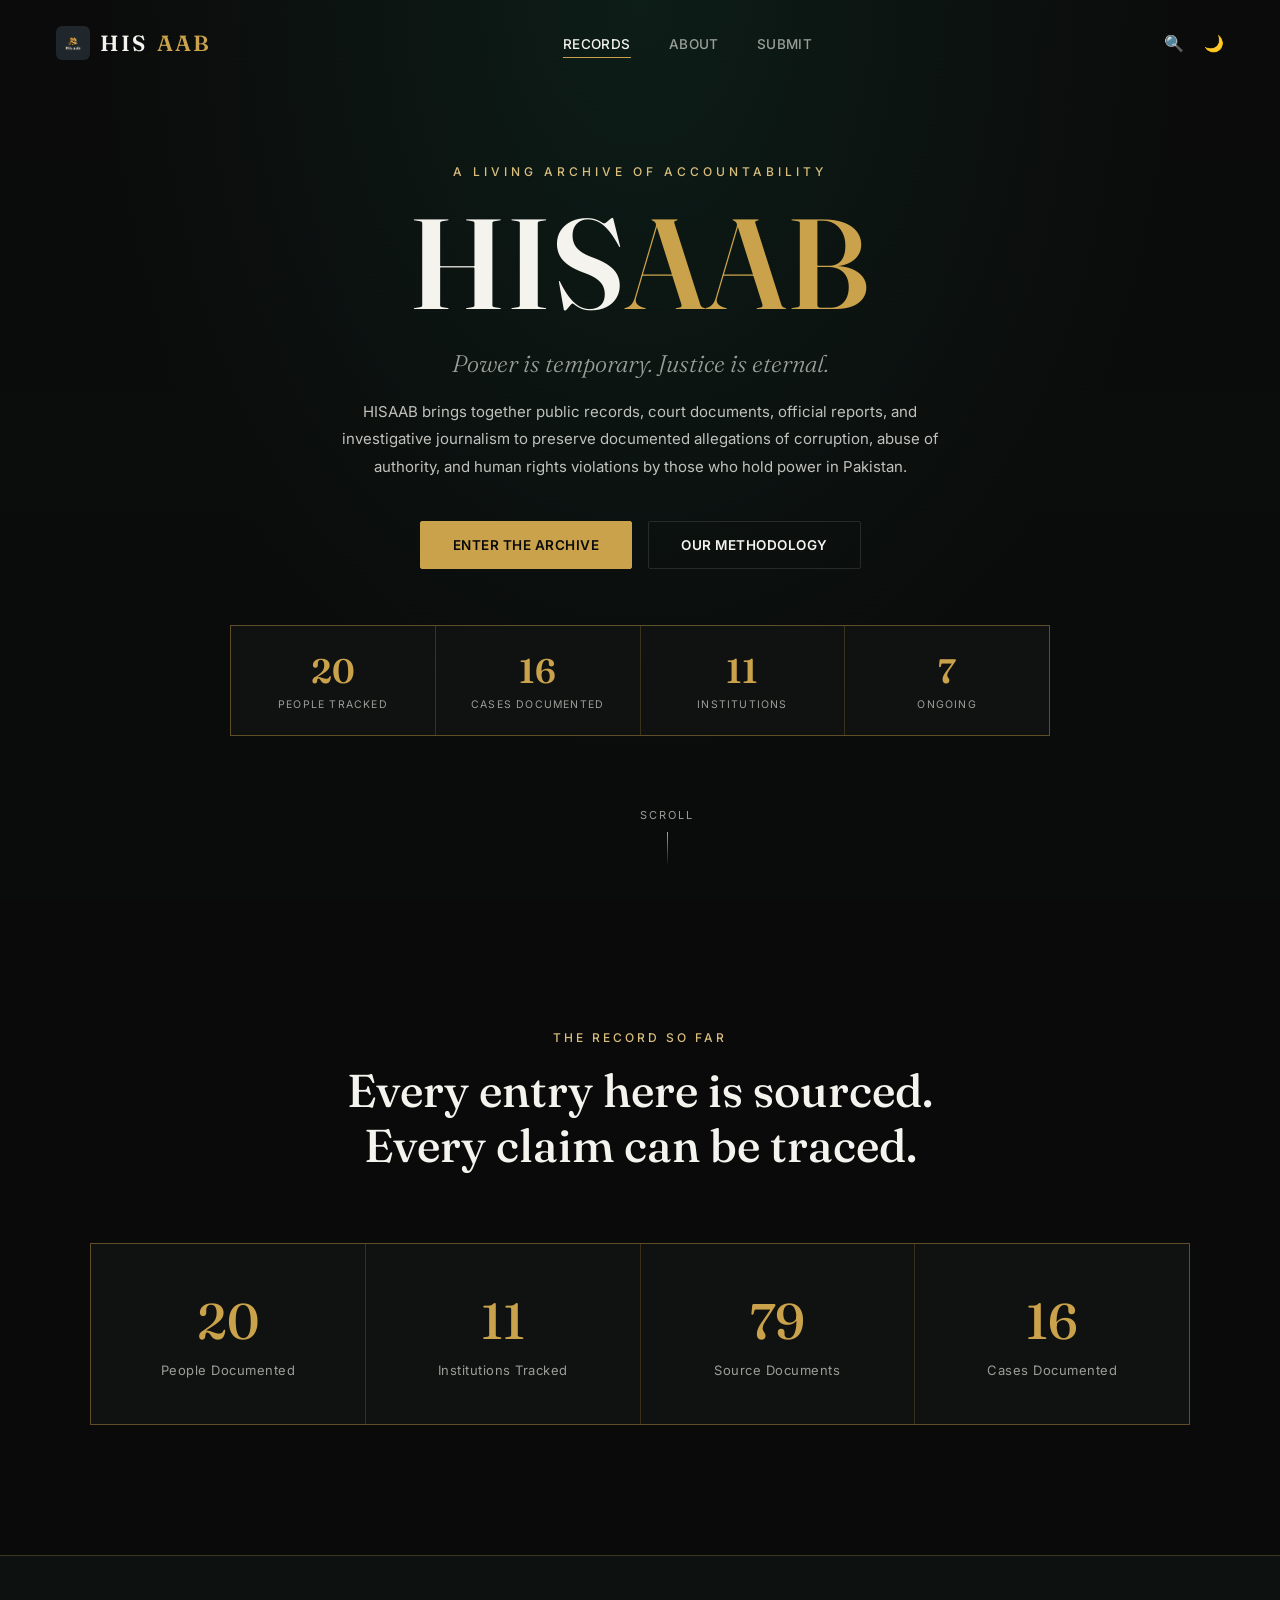
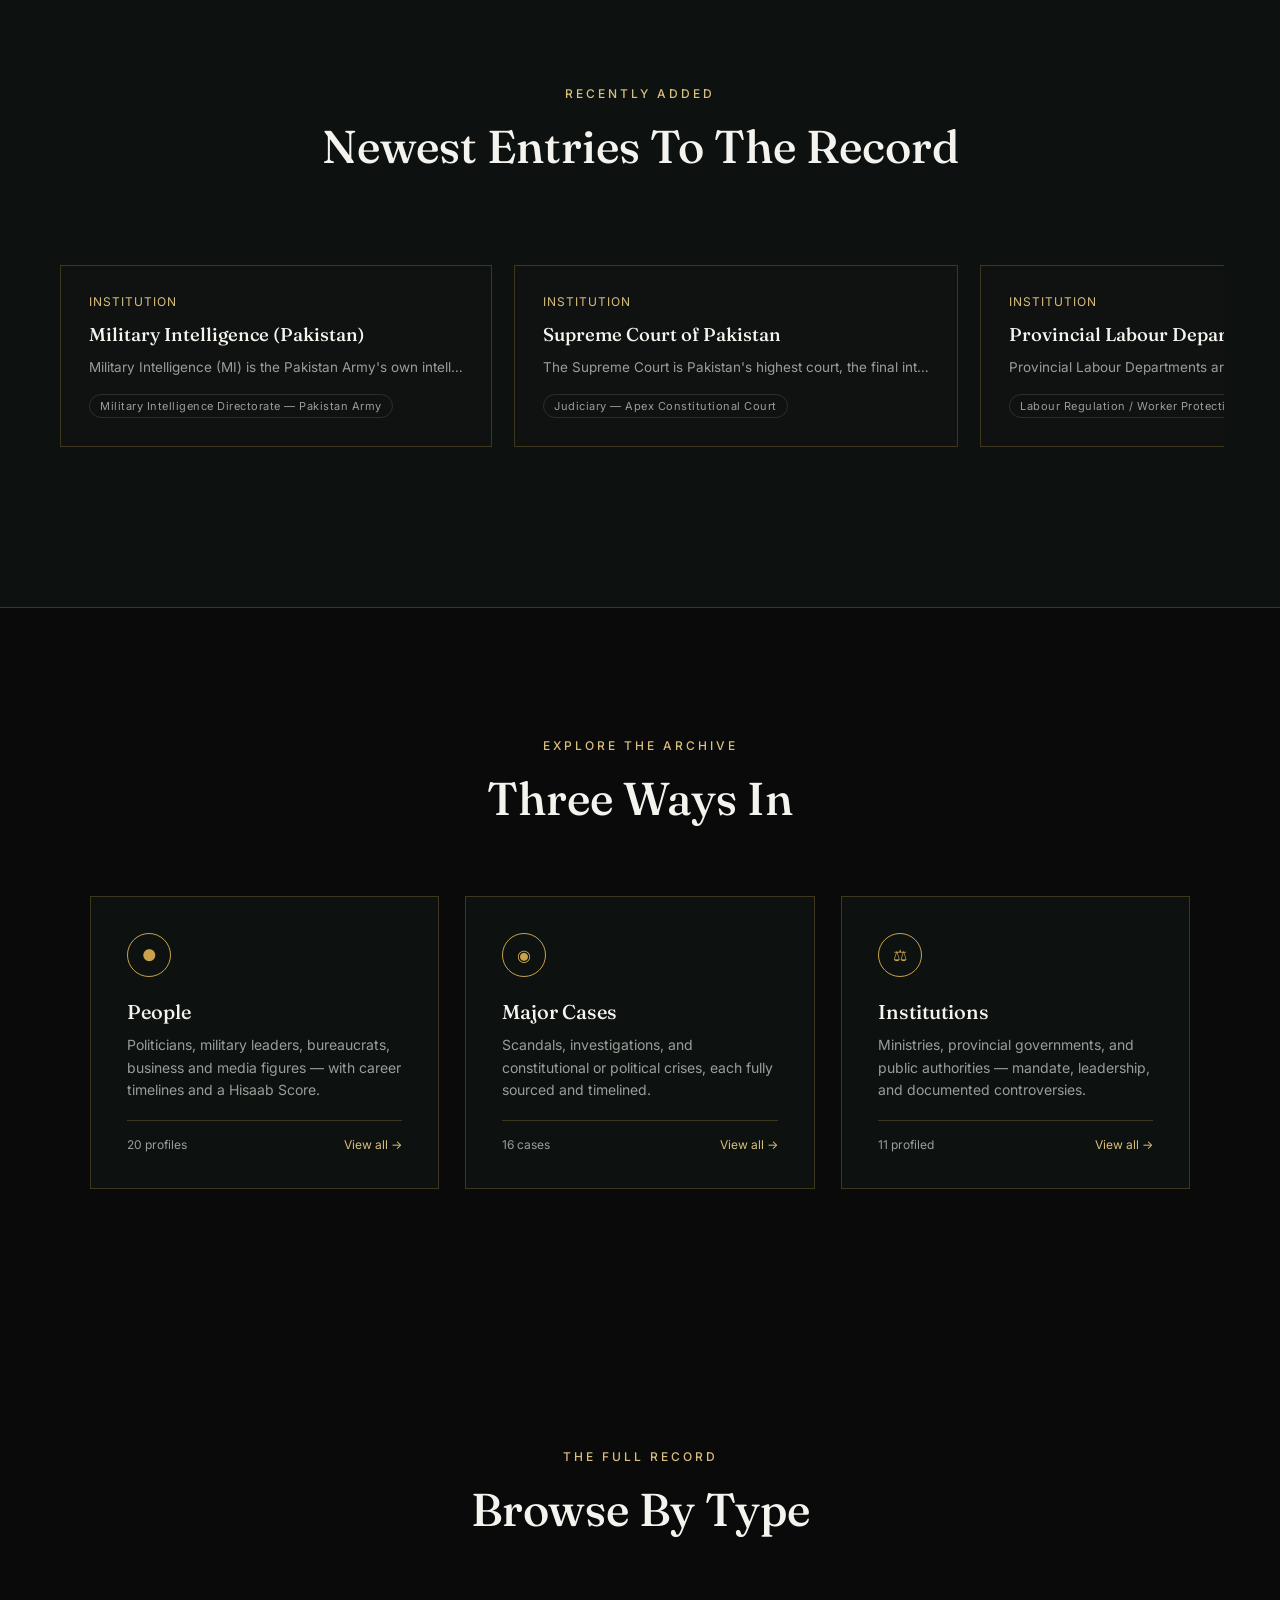
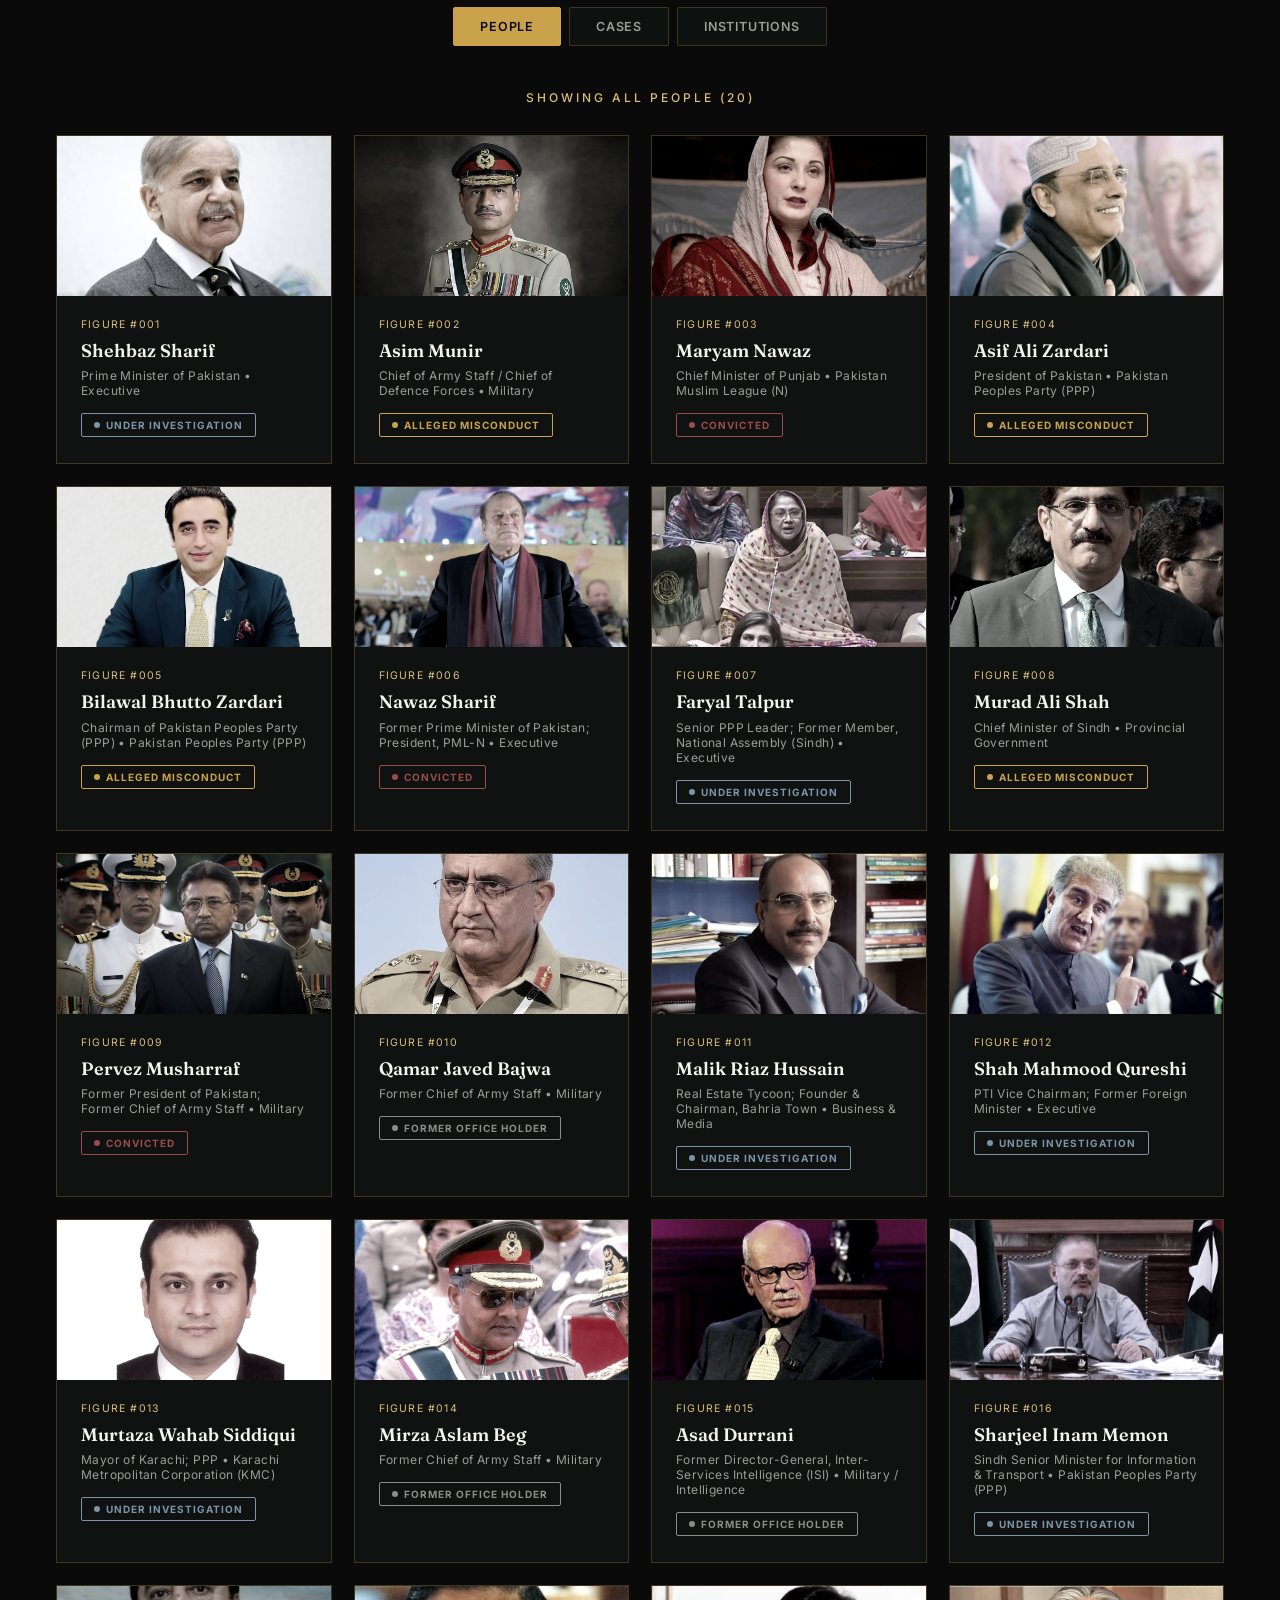
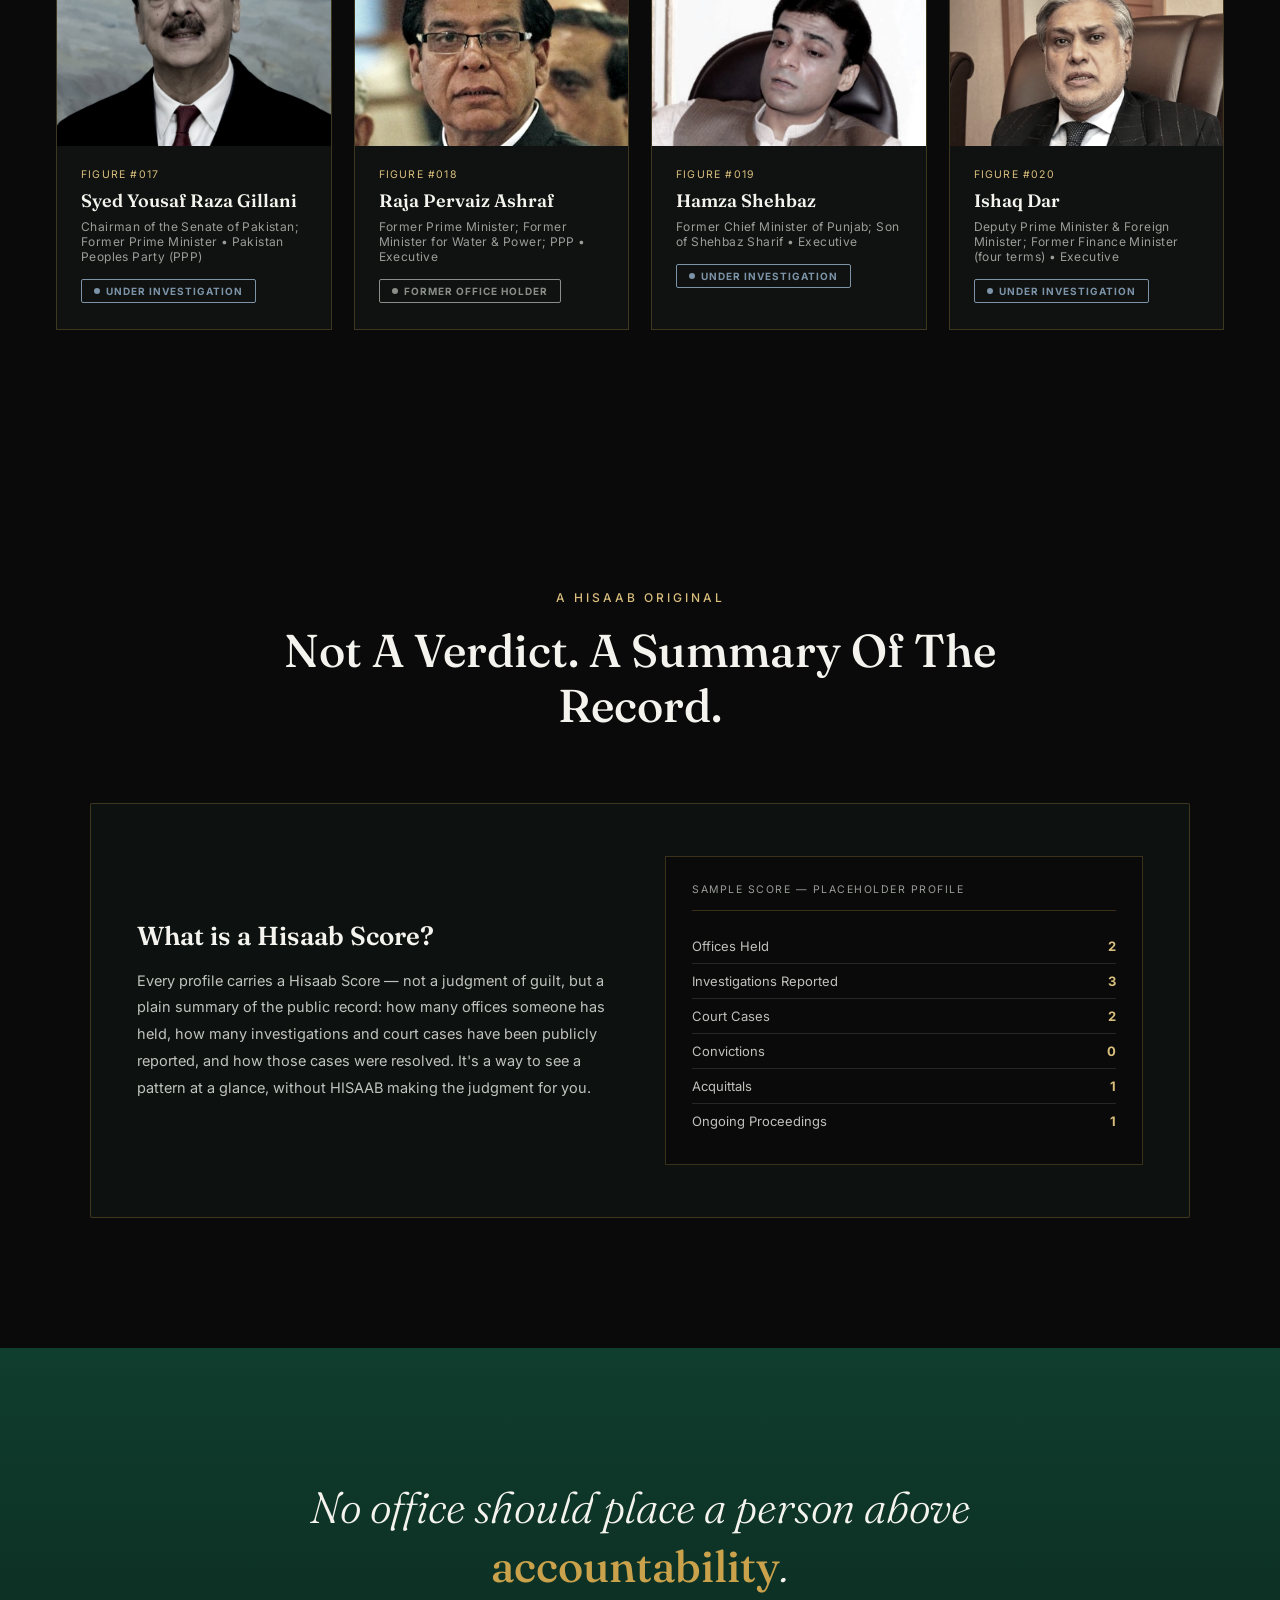
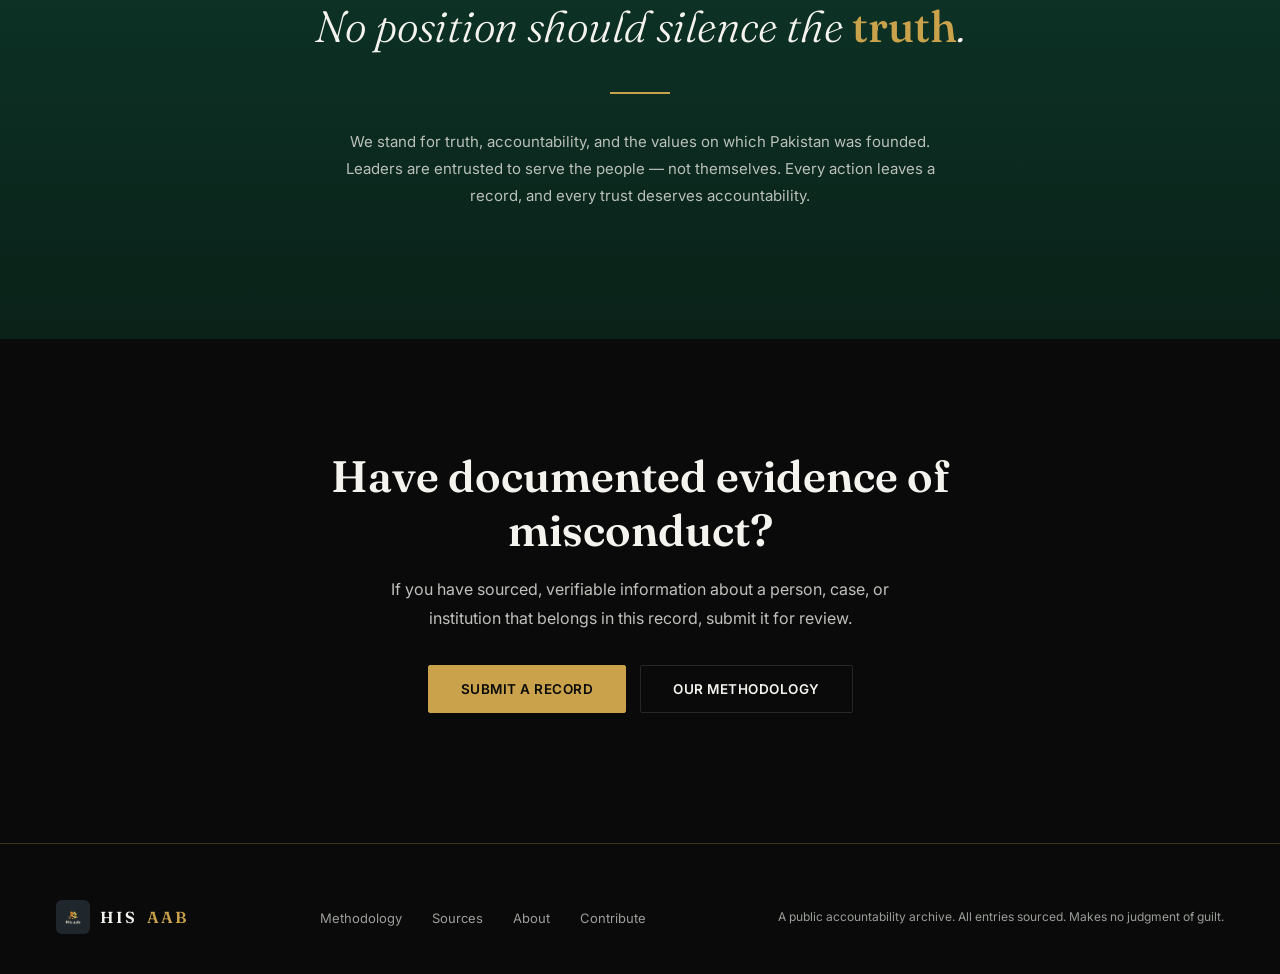
<file: index.html>
<!DOCTYPE html>
<html lang="en">
<head>
<meta charset="UTF-8">
<meta name="viewport" content="width=device-width, initial-scale=1.0">
<title>HISAAB — A Public Record of Accountability</title>
<link rel="icon" type="image/png" href="images/hisaab-logo.png">
<meta name="description" content="HISAAB documents allegations of corruption, abuse of authority, and human rights violations by those who hold power in Pakistan — sourced from public records, court documents, and investigative journalism.">
<link rel="stylesheet" href="hisaab.css">
</head>
<body>

<nav id="nav">
<div class="logo" onclick="window.location.href='index.html'"><img src="images/hisaab-logo.png" alt="HISAAB logo">HIS<span>AAB</span></div>
<ul class="nav-links" id="site-nav">
<li><a href="#record-browser" class="nav-active">Records</a></li>
<li><a href="about.html">About</a></li>
<li><a href="submit.html">Submit</a></li>
</ul>
<div class="nav-icons">
<button class="nav-icon-btn" id="searchToggle" aria-label="Search">&#128269;</button>
<button class="nav-icon-btn" id="themeToggle" aria-label="Toggle light and dark mode">&#127769;</button>
<button class="nav-toggle" id="navToggle" aria-label="Open menu"><span></span><span></span><span></span></button>
</div>
</nav>

<div class="search-drop" id="searchDrop">
<div class="search-drop-inner">
<input type="text" id="hero-search-input" placeholder="Search people, cases, institutions…">
<p class="search-drop-hint">Try "corruption", "military", or "under investigation" — press Enter to search</p>
</div>
</div>

<!-- ================= HERO ================= -->
<section class="hero">
<div class="hero-eyebrow">A Living Archive Of Accountability</div>
<h1>HIS<span class="accent">AAB</span></h1>
<p class="tagline">Power is temporary. Justice is eternal.</p>
<p class="hero-lede">HISAAB brings together public records, court documents, official reports, and investigative journalism to preserve documented allegations of corruption, abuse of authority, and human rights violations by those who hold power in Pakistan.</p>
<div class="hero-cta">
<a href="#record-browser" class="btn btn-primary">Enter The Archive</a>
<a href="about.html" class="btn btn-outline">Our Methodology</a>
</div>

<div class="hero-stats-row">
<div class="hero-stat"><div class="n" id="stat-people">0</div><div class="l">People Tracked</div></div>
<div class="hero-stat"><div class="n" id="stat-cases">0</div><div class="l">Cases Documented</div></div>
<div class="hero-stat"><div class="n" id="stat-institutions">0</div><div class="l">Institutions</div></div>
<div class="hero-stat"><div class="n" id="stat-pending">0</div><div class="l">Ongoing</div></div>
</div>
<br>
<br>
<br>
<br>
<div class="scroll-cue"><span>Scroll</span><div class="line"></div></div>
</section>

<!-- ================= STATS / METHODOLOGY LINE ================= -->
<section>
<div class="section-label">The Record So Far</div>
<h2 class="section-title reveal">Every entry here is sourced.<br>Every claim can be traced.</h2>
<div class="stats-grid reveal">
<div class="stat-card"><div class="stat-num" id="stat-people-2">0</div><div class="stat-label">People Documented</div></div>
<div class="stat-card"><div class="stat-num" id="stat-institutions-2">0</div><div class="stat-label">Institutions Tracked</div></div>
<div class="stat-card"><div class="stat-num" id="stat-sources">0</div><div class="stat-label">Source Documents</div></div>
<div class="stat-card"><div class="stat-num" id="stat-cases-2">0</div><div class="stat-label">Cases Documented</div></div>
</div>
</section>

<!-- ================= RECENTLY DOCUMENTED STRIP ================= -->
<section class="timeline-section" id="recent">
<div class="section-label">Recently Added</div>
<h2 class="section-title reveal">Newest Entries To The Record</h2>
<div class="timeline-strip reveal" id="recent-strip"></div>
</section>

<!-- ================= ENTITY GRID ================= -->
<section>
<div class="section-label">Explore The Archive</div>
<h2 class="section-title reveal">Three Ways In</h2>
<div class="entity-grid reveal">
<div class="entity-card" onclick="setTab('people')">
<div class="entity-icon">&#9679;</div>
<h3>People</h3>
<p>Politicians, military leaders, bureaucrats, business and media figures — with career timelines and a Hisaab Score.</p>
<div class="entity-meta"><span id="meta-people">0 profiles</span><span class="gold">View all →</span></div>
</div>
<div class="entity-card" onclick="setTab('cases')">
<div class="entity-icon">&#9673;</div>
<h3>Major Cases</h3>
<p>Scandals, investigations, and constitutional or political crises, each fully sourced and timelined.</p>
<div class="entity-meta"><span id="meta-cases">0 cases</span><span class="gold">View all →</span></div>
</div>
<div class="entity-card" onclick="setTab('institutions')">
<div class="entity-icon">&#9878;</div>
<h3>Institutions</h3>
<p>Ministries, provincial governments, and public authorities — mandate, leadership, and documented controversies.</p>
<div class="entity-meta"><span id="meta-institutions">0 profiled</span><span class="gold">View all →</span></div>
</div>
</div>
</section>

<!-- ================= RECORD BROWSER ================= -->
<section id="record-browser">
<div class="section-label">The Full Record</div>
<h2 class="section-title reveal">Browse By Type</h2>
<div class="record-tabs">
<button class="record-tab active" data-tab="people">People</button>
<button class="record-tab" data-tab="cases">Cases</button>
<button class="record-tab" data-tab="institutions">Institutions</button>
</div>
<p class="section-label" id="record-label" style="margin-bottom:30px;">Showing All People</p>
<div class="record-grid" id="record-grid"></div>
</section>

<!-- ================= HISAAB SCORE ================= -->
<section>
<div class="section-label">A HISAAB Original</div>
<h2 class="section-title reveal">Not A Verdict. A Summary Of The Record.</h2>
<div class="score-band reveal">
<div class="score-band-text">
<h3>What is a Hisaab Score?</h3>
<p>Every profile carries a Hisaab Score — not a judgment of guilt, but a plain summary of the public record: how many offices someone has held, how many investigations and court cases have been publicly reported, and how those cases were resolved. It's a way to see a pattern at a glance, without HISAAB making the judgment for you.</p>
</div>
<div class="score-example">
<div class="score-example-head"><span>Sample Score — Placeholder Profile</span></div>
<div class="score-metric-row"><span>Offices Held</span><b>2</b></div>
<div class="score-metric-row"><span>Investigations Reported</span><b>3</b></div>
<div class="score-metric-row"><span>Court Cases</span><b>2</b></div>
<div class="score-metric-row"><span>Convictions</span><b>0</b></div>
<div class="score-metric-row"><span>Acquittals</span><b>1</b></div>
<div class="score-metric-row"><span>Ongoing Proceedings</span><b>1</b></div>
</div>
</div>
</section>

<!-- ================= MISSION ================= -->
<section class="mission">
<p class="mission-quote reveal">No office should place a person above <span class="gold-text">accountability</span>.<br>No position should silence the <span class="gold-text">truth</span>.</p>
<div class="gold-rule"></div>
<p class="mission-sub reveal">We stand for truth, accountability, and the values on which Pakistan was founded. Leaders are entrusted to serve the people — not themselves. Every action leaves a record, and every trust deserves accountability.</p>
</section>

<!-- ================= CTA ================= -->
<div class="remember-cta">
<h2>Have documented evidence of misconduct?</h2>
<p>If you have sourced, verifiable information about a person, case, or institution that belongs in this record, submit it for review.</p>
<div class="remember-actions">
<a href="submit.html" class="btn btn-primary">Submit A Record</a>
<a href="about.html" class="btn btn-outline">Our Methodology</a>
</div>
</div>

<footer>
<div class="logo" style="font-size:16px;"><img src="images/hisaab-logo.png" alt="HISAAB logo">HIS<span>AAB</span></div>
<ul class="footer-links">
<li><a href="about.html">Methodology</a></li>
<li><a href="about.html">Sources</a></li>
<li><a href="about.html">About</a></li>
<li><a href="submit.html">Contribute</a></li>
</ul>
<div class="footer-note">A public accountability archive. All entries sourced. Makes no judgment of guilt.</div>
</footer>

<script src="data/people.js"></script>
<script src="data/cases.js"></script>
<script src="data/institutions.js"></script>
<script src="main.js"></script>

</body>
</html>
</file>
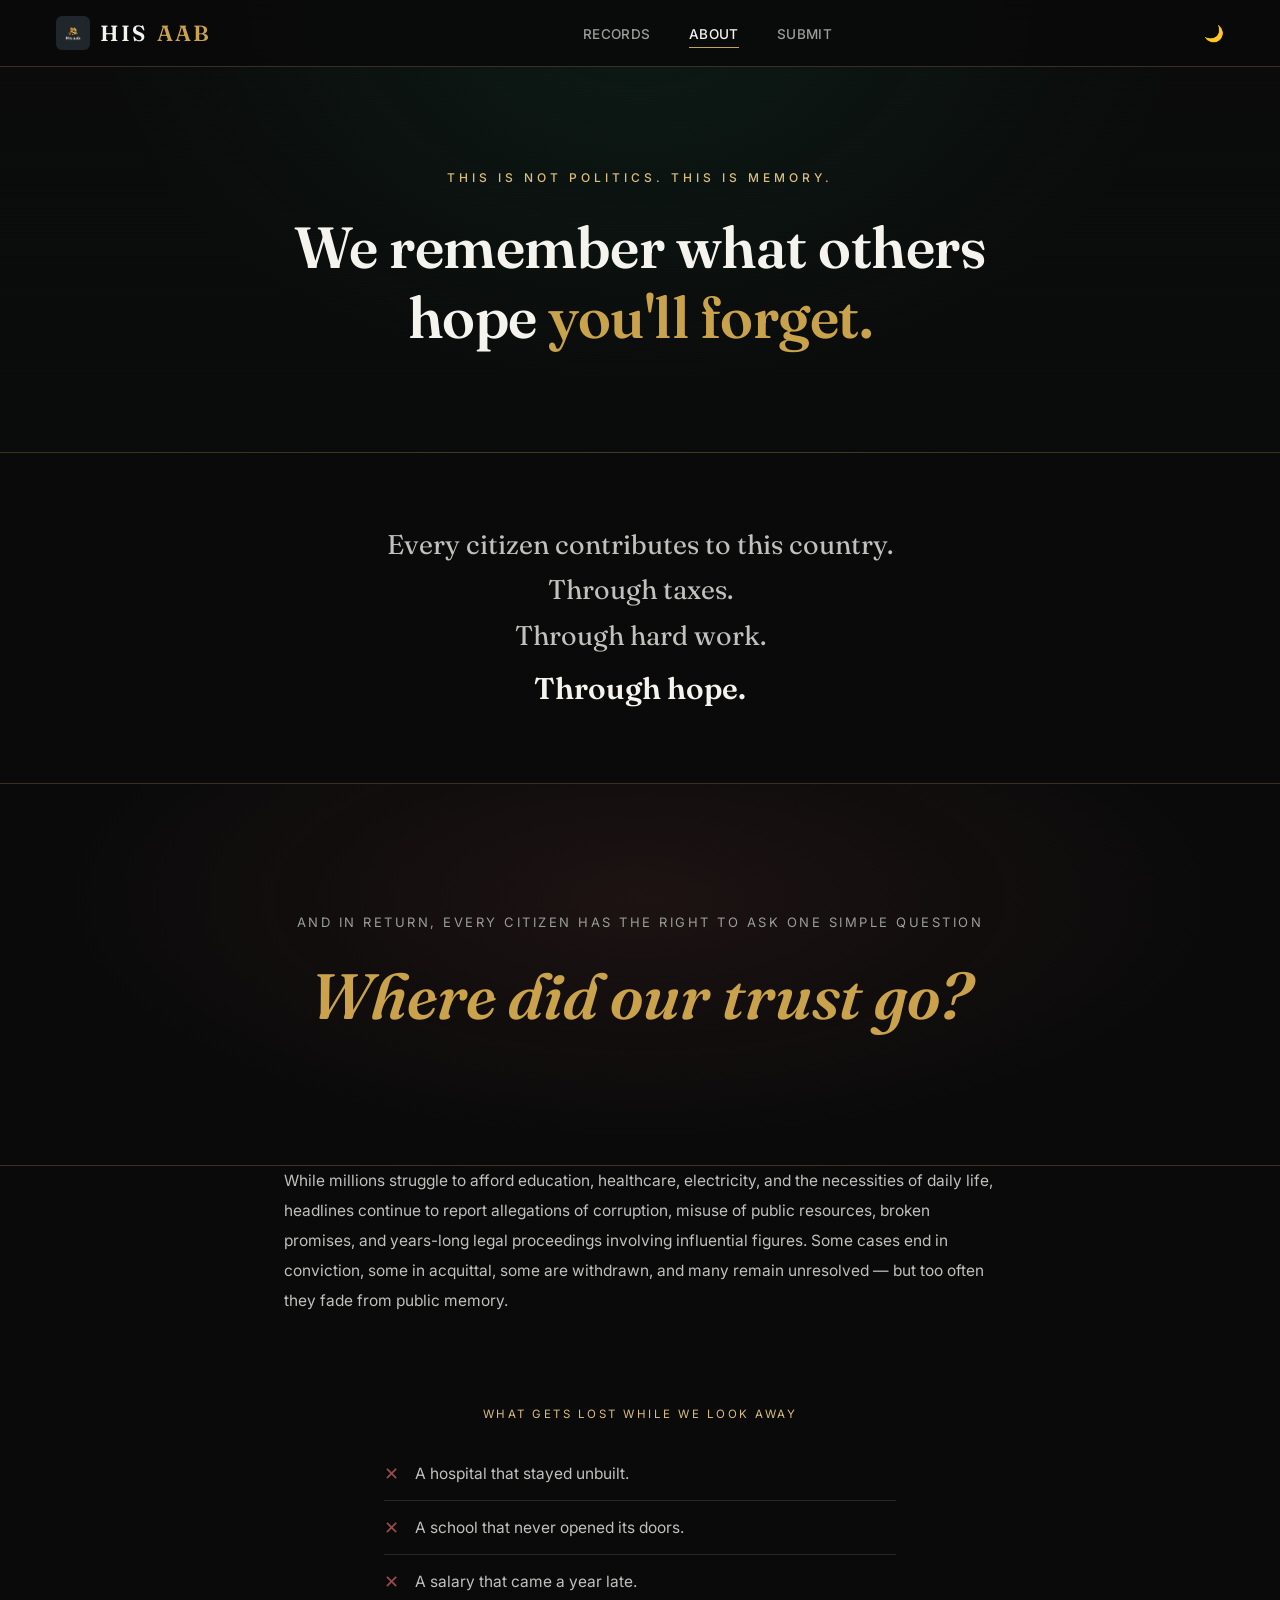
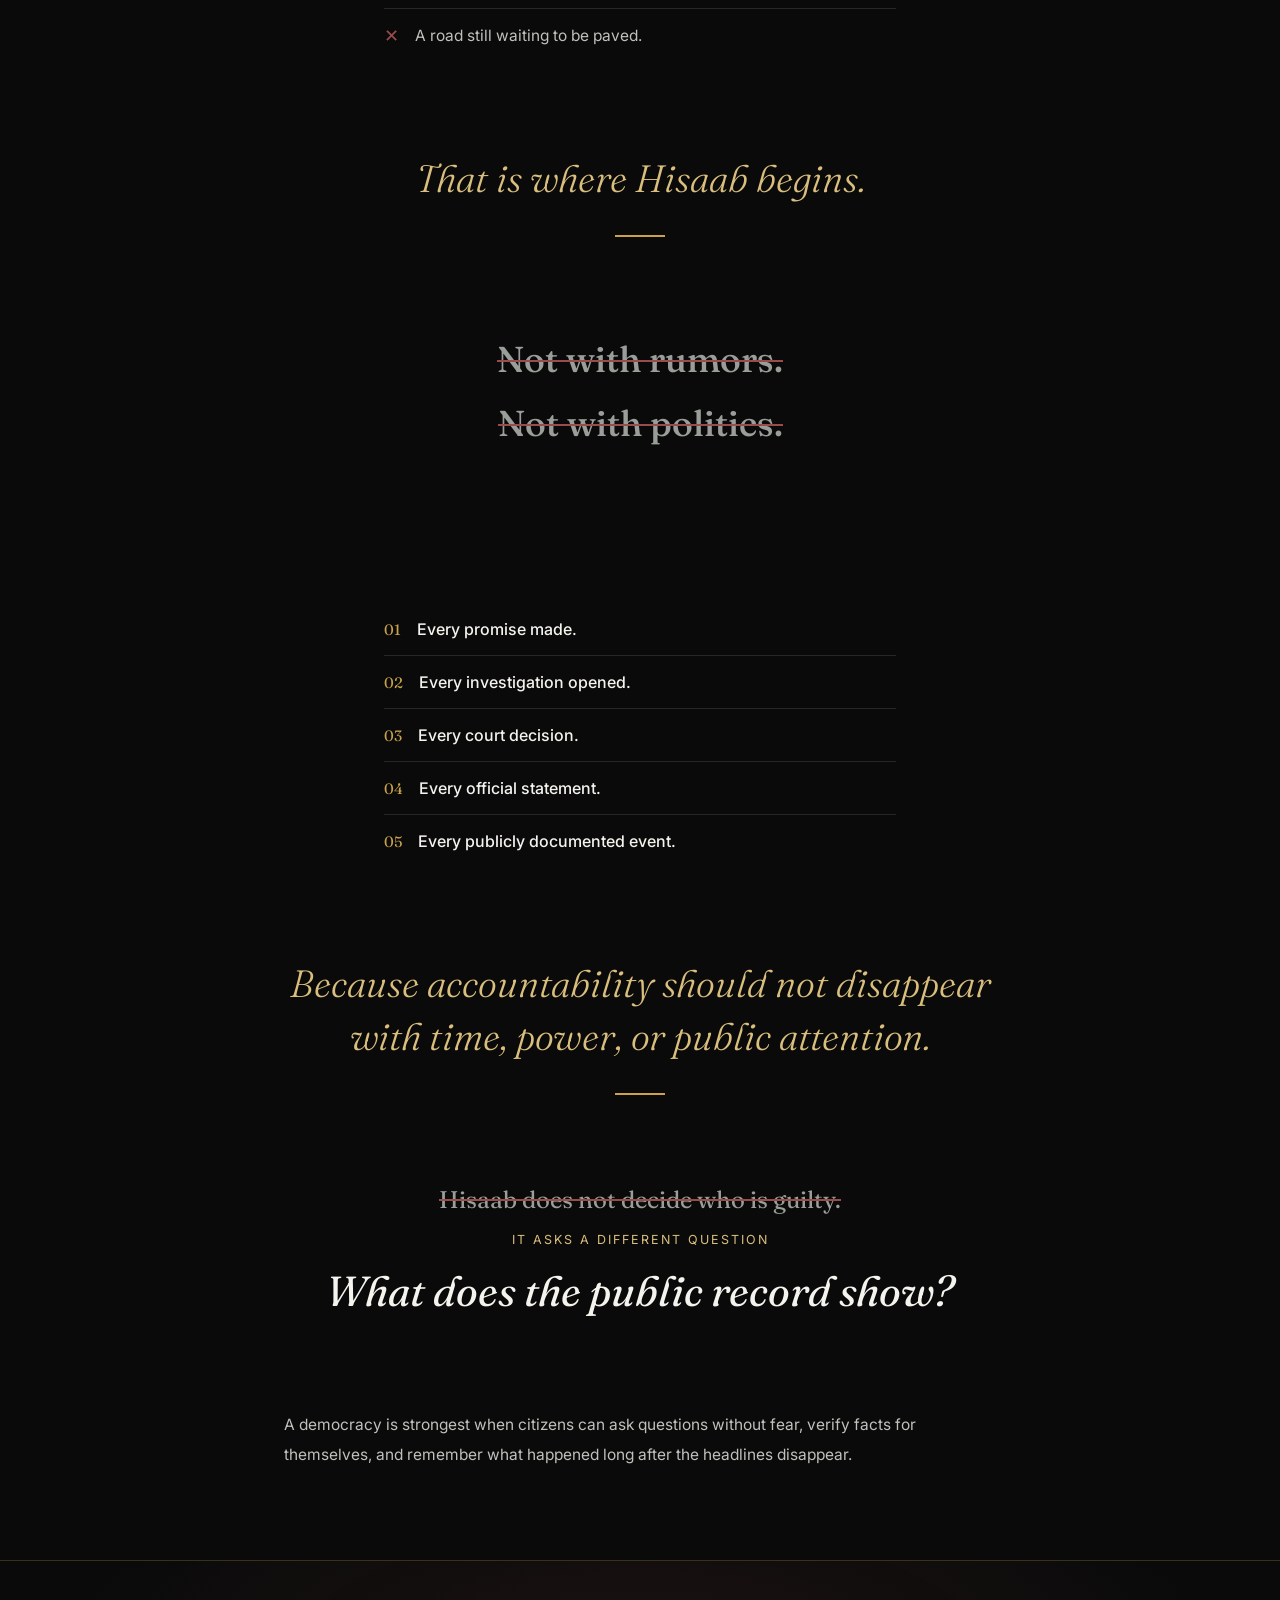
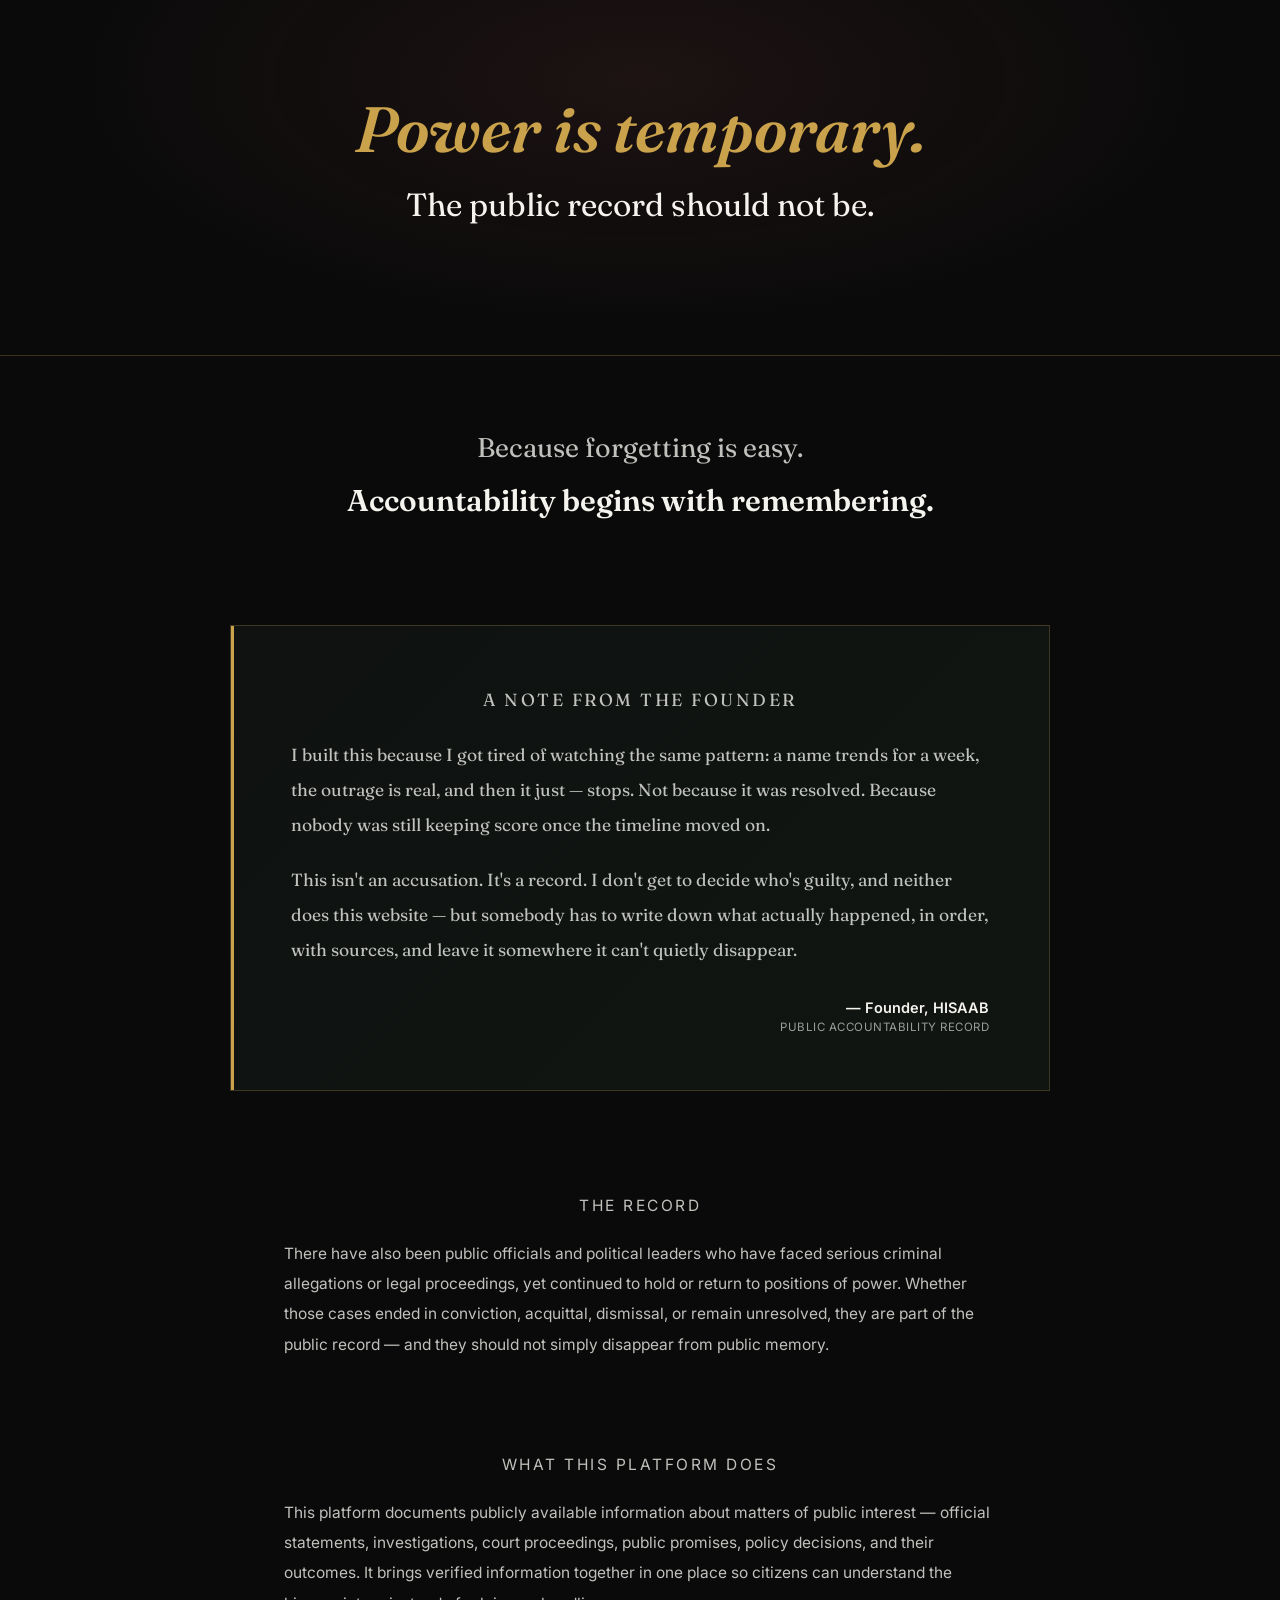
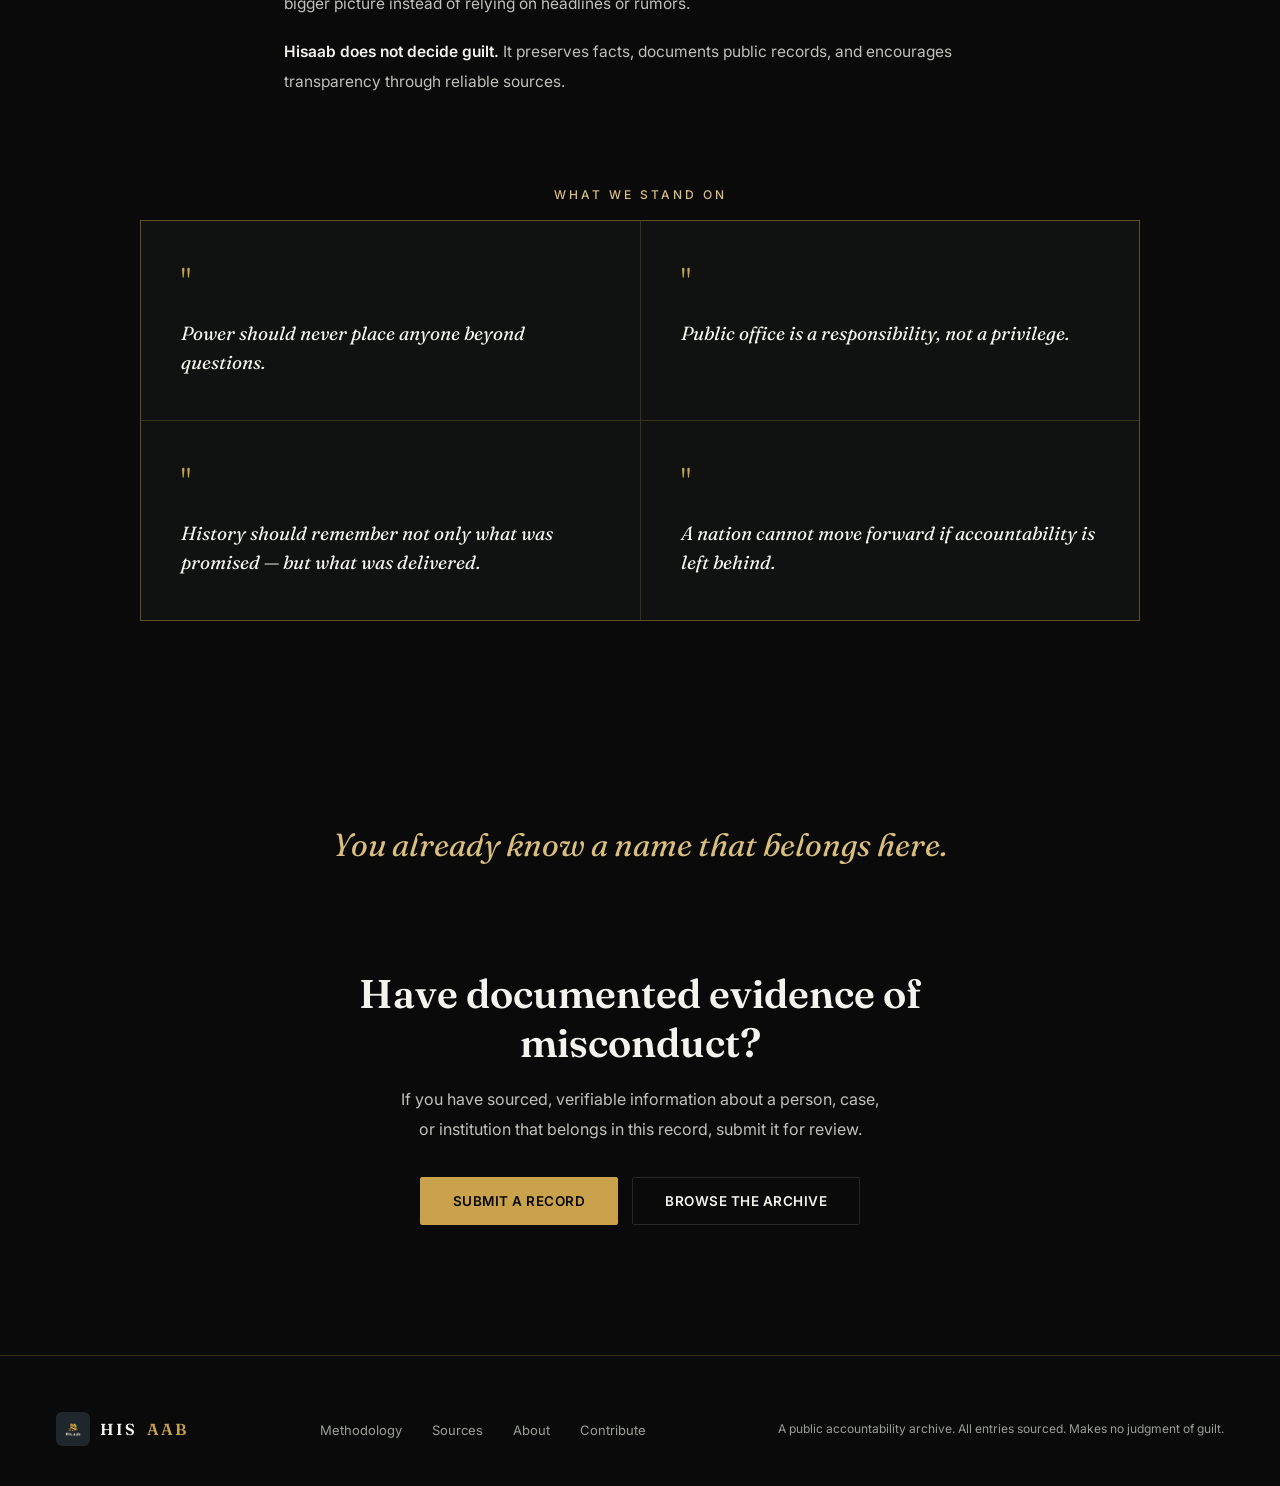
<file: about.html>
<!DOCTYPE html>
<html lang="en">
<head>
<meta charset="UTF-8">
<meta name="viewport" content="width=device-width, initial-scale=1.0">
<title>About — HISAAB</title>
<link rel="icon" type="image/png" href="images/hisaab-logo.png">
<meta name="description" content="Hisaab was created because accountability should not have an expiry date. We remember what others hope you'll forget.">
<link rel="stylesheet" href="hisaab.css">
</head>
<body>

<nav id="nav" class="scrolled">
<div class="logo" onclick="window.location.href='index.html'"><img src="images/hisaab-logo.png" alt="HISAAB logo">HIS<span>AAB</span></div>
<ul class="nav-links">
<li><a href="index.html">Records</a></li>
<li><a href="about.html" class="nav-active">About</a></li>
<li><a href="submit.html">Submit</a></li>
</ul>
<div class="nav-icons">
<button class="nav-icon-btn" id="themeToggle" aria-label="Toggle light and dark mode">&#127769;</button>
</div>
</nav>

<!-- ================= HERO ================= -->
<section class="about-hero">
<p class="about-eyebrow">This Is Not Politics. This Is Memory.</p>
<h1 class="about-headline">We remember what others hope <span class="gold-text">you'll forget.</span></h1>
</section>

<!-- ================= STAGGER 1 ================= -->
<div class="stagger-block">
<p class="stagger-line">Every citizen contributes to this country.</p>
<p class="stagger-line">Through taxes.</p>
<p class="stagger-line">Through hard work.</p>
<p class="stagger-line emphasis">Through hope.</p>
</div>

<!-- ================= RAGE BAND 1 ================= -->
<section class="rage-band">
<p class="rage-band-lead reveal">And in return, every citizen has the right to ask one simple question</p>
<h2 class="reveal">Where did our trust go?</h2>
</section>

<!-- ================= EXPLANATORY ================= -->
<div class="about-block reveal">
<p>While millions struggle to afford education, healthcare, electricity, and the necessities of daily life, headlines continue to report allegations of corruption, misuse of public resources, broken promises, and years-long legal proceedings involving influential figures. Some cases end in conviction, some in acquittal, some are withdrawn, and many remain unresolved — but too often they fade from public memory.</p>
</div>

<!-- ================= COST OF SILENCE ================= -->
<div class="cost-block">
<p class="cost-block-label">What Gets Lost While We Look Away</p>
<div class="cost-item"><span class="x">✕</span><p>A hospital that stayed unbuilt.</p></div>
<div class="cost-item"><span class="x">✕</span><p>A school that never opened its doors.</p></div>
<div class="cost-item"><span class="x">✕</span><p>A salary that came a year late.</p></div>
<div class="cost-item"><span class="x">✕</span><p>A road still waiting to be paved.</p></div>
</div>

<!-- ================= TRANSITION ================= -->
<div class="pull-quote reveal">
<p>That is where Hisaab begins.</p>
<div class="rule"></div>
</div>

<!-- ================= STRIKE BLOCK ================= -->
<div class="strike-block">
<p class="strike-line struck">Not with rumors.</p>
<p class="strike-line struck">Not with politics.</p>
<p class="strike-line final">With records.</p>
</div>

<!-- ================= LEDGER ================= -->
<div class="ledger-block">
<div class="ledger-item"><span>01</span><p>Every promise made.</p></div>
<div class="ledger-item"><span>02</span><p>Every investigation opened.</p></div>
<div class="ledger-item"><span>03</span><p>Every court decision.</p></div>
<div class="ledger-item"><span>04</span><p>Every official statement.</p></div>
<div class="ledger-item"><span>05</span><p>Every publicly documented event.</p></div>
</div>

<!-- ================= PULL QUOTE ================= -->
<div class="pull-quote reveal">
<p>Because accountability should not disappear with time, power, or public attention.</p>
<div class="rule"></div>
</div>

<!-- ================= Q&A ================= -->
<div class="qa-block">
<p class="qa-negate reveal">Hisaab does not decide who is guilty.</p>
<p class="qa-lead reveal">It Asks A Different Question</p>
<p class="qa-answer reveal">What does the public record show?</p>
</div>

<!-- ================= DEMOCRACY ================= -->
<div class="about-block reveal">
<p>A democracy is strongest when citizens can ask questions without fear, verify facts for themselves, and remember what happened long after the headlines disappear.</p>
</div>

<!-- ================= RAGE BAND 2 ================= -->
<section class="rage-band">
<h2 class="reveal">Power is temporary.<small>The public record should not be.</small></h2>
</section>

<!-- ================= FINAL STAGGER ================= -->
<div class="stagger-block">
<p class="stagger-line">Because forgetting is easy.</p>
<p class="stagger-line emphasis">Accountability begins with remembering.</p>
</div>

<!-- ================= FOUNDER NOTE ================= -->
<div class="founder-block reveal">
<p class="founder-label">A Note From The Founder</p>
<p>I built this because I got tired of watching the same pattern: a name trends for a week, the outrage is real, and then it just&nbsp;&mdash;&nbsp;stops. Not because it was resolved. Because nobody was still keeping score once the timeline moved on.</p>
<p>This isn't an accusation. It's a record. I don't get to decide who's guilty, and neither does this website &mdash; but somebody has to write down what actually happened, in order, with sources, and leave it somewhere it can't quietly disappear.</p>
<div class="founder-sign">— Founder, HISAAB<small>Public Accountability Record</small></div>
</div>

<!-- ================= THE RECORD ================= -->
<div class="about-block reveal" style="margin-top:0;">
<p class="about-block-label">The Record</p>
<p>There have also been public officials and political leaders who have faced serious criminal allegations or legal proceedings, yet continued to hold or return to positions of power. Whether those cases ended in conviction, acquittal, dismissal, or remain unresolved, they are part of the public record — and they should not simply disappear from public memory.</p>
</div>

<!-- ================= WHAT WE DO ================= -->
<div class="about-block reveal">
<p class="about-block-label">What This Platform Does</p>
<p>This platform documents publicly available information about matters of public interest — official statements, investigations, court proceedings, public promises, policy decisions, and their outcomes. It brings verified information together in one place so citizens can understand the bigger picture instead of relying on headlines or rumors.</p>
<p><strong>Hisaab does not decide guilt.</strong> It preserves facts, documents public records, and encourages transparency through reliable sources.</p>
</div>

<!-- ================= PRINCIPLES ================= -->
<div class="section" style="padding-top:0;">
<p class="section-label reveal">What We Stand On</p>
<div class="principle-grid reveal">
<div class="principle-card"><div class="principle-mark">"</div><p>Power should never place anyone beyond questions.</p></div>
<div class="principle-card"><div class="principle-mark">"</div><p>Public office is a responsibility, not a privilege.</p></div>
<div class="principle-card"><div class="principle-mark">"</div><p>History should remember not only what was promised — but what was delivered.</p></div>
<div class="principle-card"><div class="principle-mark">"</div><p>A nation cannot move forward if accountability is left behind.</p></div>
</div>
</div>

<!-- ================= CLOSING BRIDGE ================= -->
<div class="closing-bridge reveal">
<p>You already know a name that belongs here.</p>
</div>

<!-- ================= CTA ================= -->
<div class="about-cta">
<h2>Have documented evidence of misconduct?</h2>
<p>If you have sourced, verifiable information about a person, case, or institution that belongs in this record, submit it for review.</p>
<div class="remember-actions">
<a href="submit.html" class="btn btn-primary">Submit A Record</a>
<a href="index.html" class="btn btn-outline">Browse The Archive</a>
</div>
</div>

<footer>
<div class="logo" style="font-size:16px;"><img src="images/hisaab-logo.png" alt="HISAAB logo">HIS<span>AAB</span></div>
<ul class="footer-links">
<li><a href="about.html">Methodology</a></li>
<li><a href="about.html">Sources</a></li>
<li><a href="about.html">About</a></li>
<li><a href="submit.html">Contribute</a></li>
</ul>
<div class="footer-note">A public accountability archive. All entries sourced. Makes no judgment of guilt.</div>
</footer>

<script>
(function(){
    var toggleBtn = document.getElementById("themeToggle");
    var saved = localStorage.getItem("hisaab-theme");
    if(saved === "light"){ document.body.classList.add("light-mode"); toggleBtn.innerHTML = "&#9728;&#65039;"; }
    toggleBtn.addEventListener("click", function(){
        document.body.classList.toggle("light-mode");
        var isLight = document.body.classList.contains("light-mode");
        toggleBtn.innerHTML = isLight ? "&#9728;&#65039;" : "&#127769;";
        localStorage.setItem("hisaab-theme", isLight ? "light" : "dark");
    });
})();

/* simple single-element reveals */
(function(){
    var items = document.querySelectorAll(".reveal");
    var observer = new IntersectionObserver(function(entries){
        entries.forEach(function(entry){
            if(entry.isIntersecting){ entry.target.classList.add("in"); observer.unobserve(entry.target); }
        });
    }, { threshold:0.12 });
    items.forEach(function(el){ observer.observe(el); });
})();

/* staggered group reveals — lines appear one after another, not all at once */
function staggerReveal(containerSelector, childSelector, gap){
    document.querySelectorAll(containerSelector).forEach(function(container){
        var children = container.querySelectorAll(childSelector);
        var obs = new IntersectionObserver(function(entries){
            entries.forEach(function(entry){
                if(entry.isIntersecting){
                    children.forEach(function(child, i){
                        setTimeout(function(){ child.classList.add("in"); }, i * (gap || 150));
                    });
                    obs.unobserve(entry.target);
                }
            });
        }, { threshold:0.3 });
        obs.observe(container);
    });
}
staggerReveal(".stagger-block", ".stagger-line", 220);
staggerReveal(".strike-block", ".strike-line", 500);
staggerReveal(".ledger-block", ".ledger-item", 130);
staggerReveal(".cost-block", ".cost-item", 160);
</script>

</body>
</html>
</file>
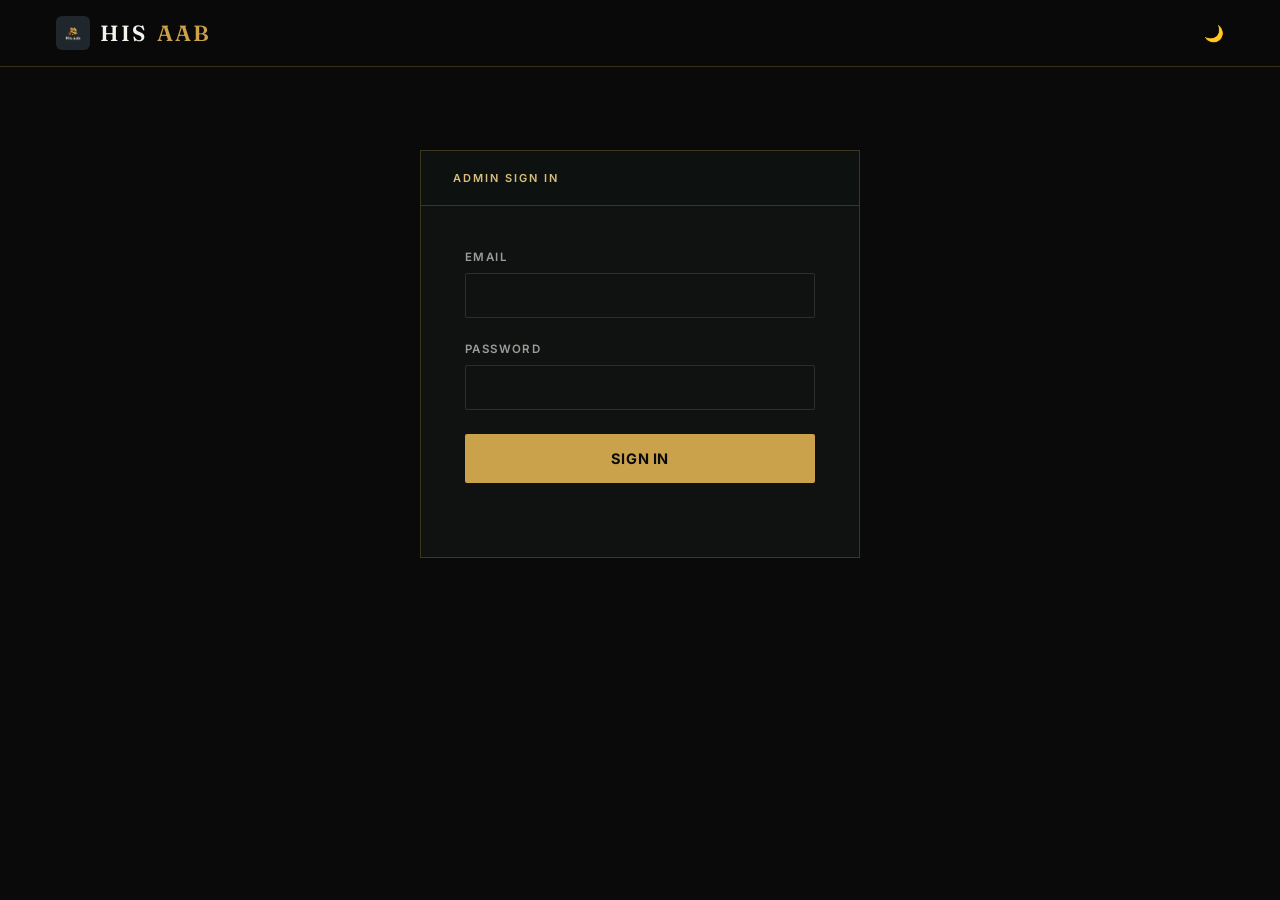
<file: admin.html>
<!DOCTYPE html>
<html lang="en">
<head>
<meta charset="UTF-8">
<meta name="viewport" content="width=device-width, initial-scale=1.0">
<meta name="robots" content="noindex, nofollow">
<title>Review Queue — HISAAB</title>
<link rel="icon" type="image/png" href="images/hisaab-logo.png">
<link rel="stylesheet" href="hisaab.css">
<style>
.admin-wrap{ max-width:820px; margin:0 auto; padding:150px 24px 100px; }
.admin-tabs{ display:flex; gap:8px; margin-bottom:28px; flex-wrap:wrap; align-items:center; }
.admin-tabs .spacer{ flex:1; }
.sub-card{ margin-bottom:22px; }
.sub-meta{ font-size:12px; color:var(--text-muted); margin-bottom:6px; }
.sub-title{ font-family:var(--display); font-size:21px; font-weight:600; margin-bottom:14px; }
.sub-label{ font-size:11px; letter-spacing:1.4px; text-transform:uppercase; color:var(--gold-soft); margin:16px 0 6px; }
.sub-text{ font-size:14.5px; line-height:1.7; color:var(--text-secondary); white-space:pre-wrap; word-break:break-word; }
.sub-text a{ color:var(--gold-soft); text-decoration:underline; }
.sub-actions{ display:flex; gap:10px; flex-wrap:wrap; margin-top:20px; }
.sub-actions .btn{ padding:11px 22px; border-width:1px; border-style:solid; background:none; }
.btn-approve{ background:var(--gold) !important; color:#0A0A0A; border-color:var(--gold); }
.btn-reject{ color:var(--convicted); border-color:var(--convicted) !important; }
.admin-msg{ color:var(--convicted); font-size:13px; margin-top:12px; min-height:18px; }
.empty{ text-align:center; color:var(--text-muted); padding:60px 0; }
</style>
</head>
<body>

<nav id="nav" class="scrolled">
<div class="logo" onclick="window.location.href='index.html'"><img src="images/hisaab-logo.png" alt="HISAAB logo">HIS<span>AAB</span></div>
<div class="nav-icons"><button class="nav-icon-btn" id="themeToggle" aria-label="Toggle light and dark mode">&#127769;</button></div>
</nav>

<div class="admin-wrap">

<div id="login-view" class="dossier" style="max-width:440px;">
<div class="dossier-strip"><span class="label">Admin sign in</span></div>
<div class="dossier-body">
<div class="field"><label for="a-email">Email</label><input type="email" id="a-email" autocomplete="username"></div>
<div class="field"><label for="a-pass">Password</label><input type="password" id="a-pass" autocomplete="current-password"></div>
<button class="submit-btn" id="login-btn">Sign in</button>
<p class="admin-msg" id="login-msg"></p>
</div>
</div>

<div id="queue-view" style="display:none;">
<div class="admin-tabs">
<button class="record-tab active" data-status="pending">Pending <span id="count-pending"></span></button>
<button class="record-tab" data-status="approved">Approved</button>
<button class="record-tab" data-status="rejected">Rejected</button>
<span class="spacer"></span>
<button class="record-tab" id="logout-btn">Sign out</button>
</div>
<div id="list"></div>
</div>

</div>

<script>
/* ===== CONFIG: paste your Supabase project values (Project Settings > API) ===== */
var SB_URL = "https://dtpjjqddnxyogplsmnqq.supabase.co";
var SB_KEY = "eyJhbGciOiJIUzI1NiIsInR5cCI6IkpXVCJ9.eyJpc3MiOiJzdXBhYmFzZSIsInJlZiI6ImR0cGpqcWRkbnh5b2dwbHNtbnFxIiwicm9sZSI6ImFub24iLCJpYXQiOjE3OTQyMTc5MDQsImV4cCI6MjEwOTc5MzkwNH0.XlC-d41E29dw-KQlzil_ExPoW36KY_rM5xvY9EDGjqo";   /* the anon key is meant to be public; never paste the service_role key here */

var token = null, currentStatus = "pending";
try { token = sessionStorage.getItem("hisaab-admin-token"); } catch(e){}

function $(id){ return document.getElementById(id); }

async function api(path, opts){
    opts = opts || {};
    var res = await fetch(SB_URL + path, {
        method: opts.method || "GET",
        headers: Object.assign({ apikey: SB_KEY, Authorization: "Bearer " + (token || SB_KEY), "Content-Type": "application/json" }, opts.headers || {}),
        body: opts.body ? JSON.stringify(opts.body) : undefined
    });
    if(res.status === 401){ logout(); throw new Error("Session expired. Sign in again."); }
    if(!res.ok){ throw new Error((await res.text()) || res.statusText); }
    return res.status === 204 ? null : res.json();
}

$("login-btn").addEventListener("click", async function(){
    $("login-msg").textContent = "";
    try{
        var r = await fetch(SB_URL + "/auth/v1/token?grant_type=password", {
            method: "POST",
            headers: { apikey: SB_KEY, "Content-Type": "application/json" },
            body: JSON.stringify({ email: $("a-email").value.trim(), password: $("a-pass").value })
        });
        var d = await r.json();
        if(!r.ok || !d.access_token){ throw new Error("Wrong email or password."); }
        token = d.access_token;
        try { sessionStorage.setItem("hisaab-admin-token", token); } catch(e){}
        showQueue();
    }catch(err){ $("login-msg").textContent = err.message; }
});

function logout(){
    token = null;
    try { sessionStorage.removeItem("hisaab-admin-token"); } catch(e){}
    $("queue-view").style.display = "none";
    $("login-view").style.display = "block";
}
$("logout-btn").addEventListener("click", logout);

document.querySelectorAll("[data-status]").forEach(function(btn){
    btn.addEventListener("click", function(){
        document.querySelectorAll("[data-status]").forEach(function(b){ b.classList.remove("active"); });
        btn.classList.add("active");
        currentStatus = btn.dataset.status;
        loadList();
    });
});

function showQueue(){
    $("login-view").style.display = "none";
    $("queue-view").style.display = "block";
    loadList();
}

/* build elements with textContent only, so submitted text can never run as HTML */
function el(tag, cls, text){
    var n = document.createElement(tag);
    if(cls) n.className = cls;
    if(text !== undefined) n.textContent = text;
    return n;
}

function sourcesNode(text){
    var wrap = el("div", "sub-text");
    text.split("\n").forEach(function(line, i){
        line = line.trim(); if(!line) return;
        if(i) wrap.appendChild(document.createElement("br"));
        if(/^https?:\/\//i.test(line)){
            var a = el("a", "", line); a.href = line; a.target = "_blank"; a.rel = "noopener noreferrer nofollow";
            wrap.appendChild(a);
        } else { wrap.appendChild(document.createTextNode(line)); }
    });
    return wrap;
}

function card(s){
    var c = el("div", "dossier sub-card");
    var strip = el("div", "dossier-strip");
    strip.appendChild(el("span", "label", s.record_type + " · " + s.category));
    strip.appendChild(el("span", "ref", new Date(s.created_at).toLocaleDateString()));
    var body = el("div", "dossier-body");
    body.appendChild(el("div", "sub-title", s.name + " (" + s.year_range + ")"));
    if(s.institution){ body.appendChild(el("div", "sub-label", "Institution")); body.appendChild(el("div", "sub-text", s.institution)); }
    body.appendChild(el("div", "sub-label", "What happened")); body.appendChild(el("div", "sub-text", s.description));
    body.appendChild(el("div", "sub-label", "Sources")); body.appendChild(sourcesNode(s.sources));
    body.appendChild(el("div", "sub-label", "Reporter contact")); body.appendChild(el("div", "sub-text", s.contact || "Anonymous"));

    body.appendChild(el("div", "sub-label", "Reviewer notes (private)"));
    var notes = el("textarea"); notes.value = s.reviewer_notes || ""; notes.style.minHeight = "70px";
    notes.style.width = "100%"; notes.style.padding = "10px"; notes.style.background = "var(--input-bg)";
    notes.style.color = "var(--text-primary)"; notes.style.border = "1px solid var(--input-border)";
    body.appendChild(notes);

    var actions = el("div", "sub-actions");
    function act(label, cls, status){
        var b = el("button", "btn " + cls, label);
        b.addEventListener("click", async function(){
            b.disabled = true;
            try{
                await api("/rest/v1/submissions?id=eq." + s.id, { method: "PATCH", headers: { Prefer: "return=minimal" },
                    body: { status: status, reviewer_notes: notes.value.trim() || null, reviewed_at: new Date().toISOString() } });
                loadList();
            }catch(err){ b.disabled = false; alert(err.message); }
        });
        actions.appendChild(b);
    }
    if(s.status !== "approved") act("Approve", "btn-approve", "approved");
    if(s.status !== "rejected") act("Reject", "btn-reject", "rejected");
    if(s.status !== "pending")  act("Move back to pending", "btn-outline", "pending");
    body.appendChild(actions);

    c.appendChild(strip); c.appendChild(body);
    return c;
}

async function loadList(){
    var list = $("list");
    list.replaceChildren(el("p", "empty", "Loading…"));
    try{
        var rows = await api("/rest/v1/submissions?select=*&status=eq." + currentStatus + "&order=created_at.desc");
        list.replaceChildren();
        if(!rows.length){ list.appendChild(el("p", "empty", "Nothing in " + currentStatus + ".")); }
        rows.forEach(function(r){ list.appendChild(card(r)); });
        if(currentStatus === "pending"){ $("count-pending").textContent = rows.length ? "(" + rows.length + ")" : ""; }
    }catch(err){ list.replaceChildren(el("p", "empty", err.message)); }
}

/* theme toggle (same as the other pages) */
(function(){
    var t = $("themeToggle"), saved = null;
    try { saved = localStorage.getItem("hisaab-theme"); } catch(e){}
    if(saved === "light"){ document.body.classList.add("light-mode"); t.innerHTML = "&#9728;&#65039;"; }
    t.addEventListener("click", function(){
        document.body.classList.toggle("light-mode");
        var l = document.body.classList.contains("light-mode");
        t.innerHTML = l ? "&#9728;&#65039;" : "&#127769;";
        try { localStorage.setItem("hisaab-theme", l ? "light" : "dark"); } catch(e){}
    });
})();

if(token){ showQueue(); }
</script>
</body>
</html>
</file>
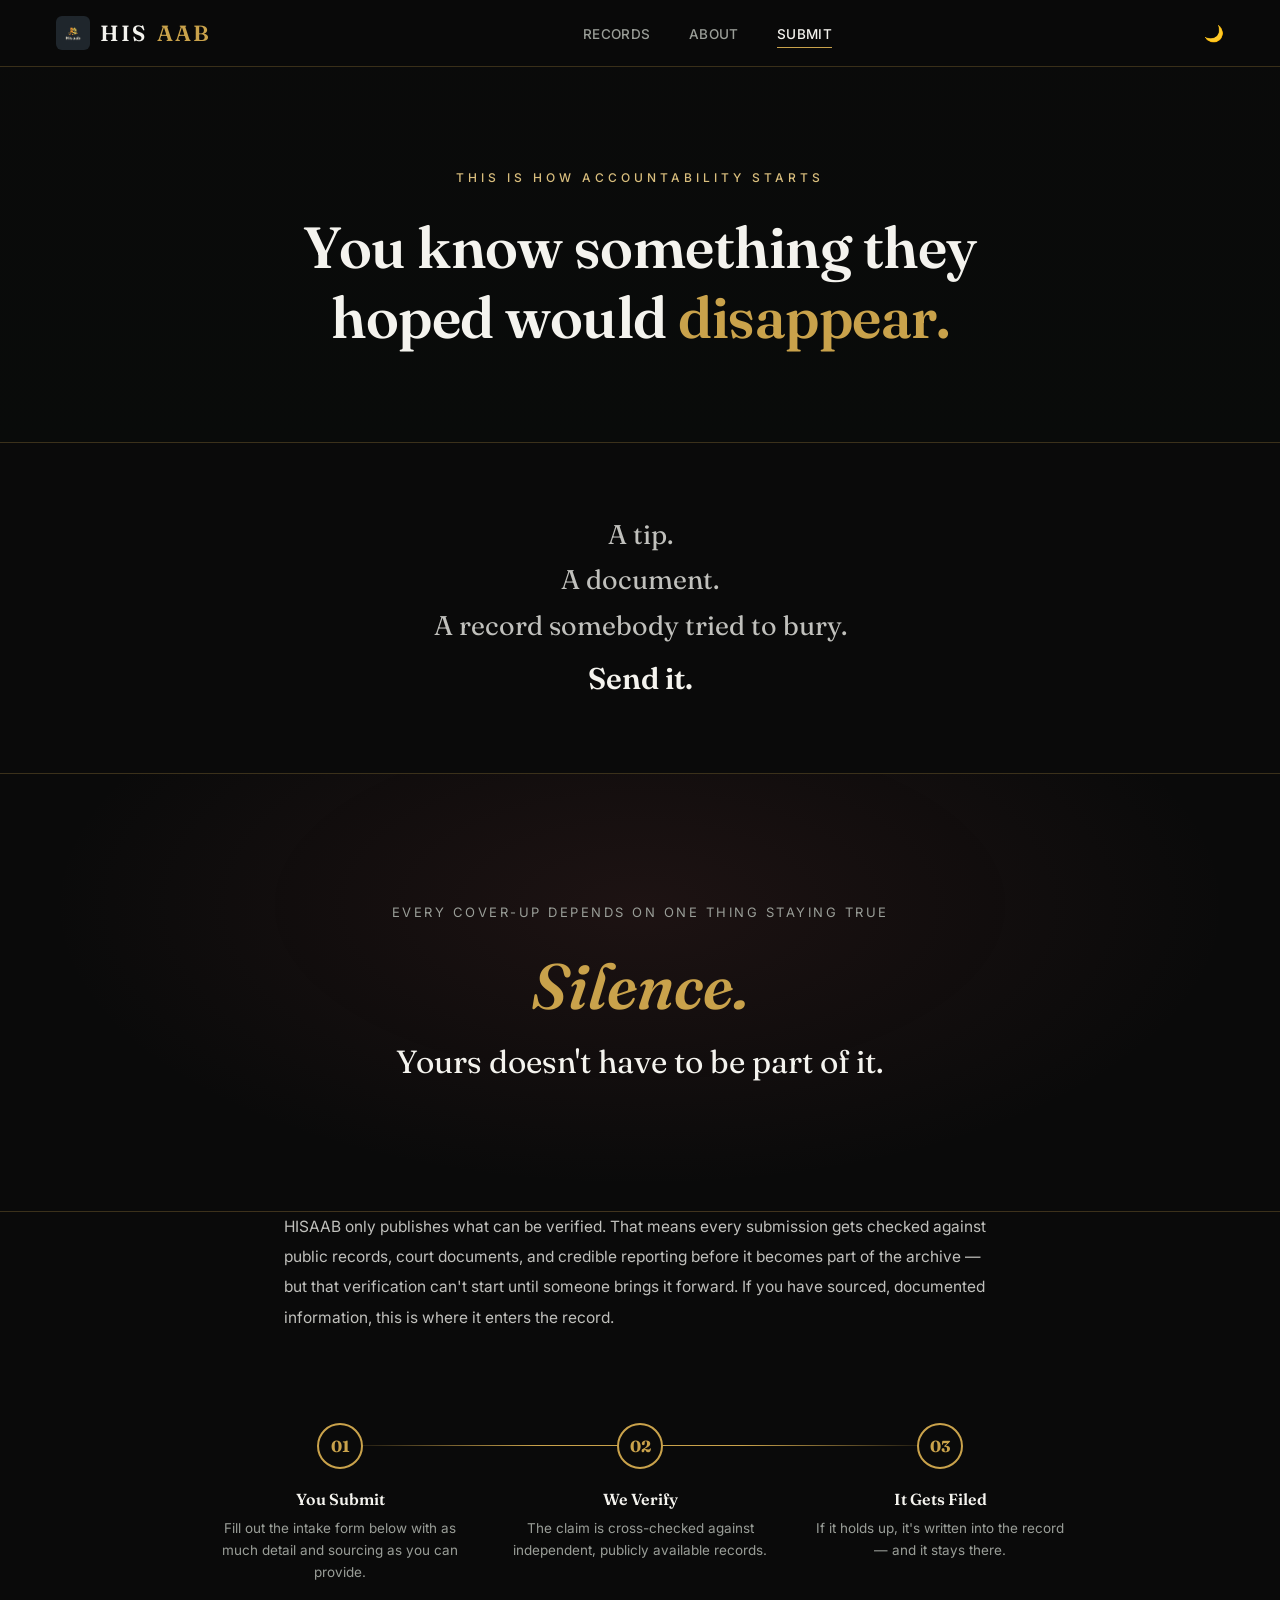
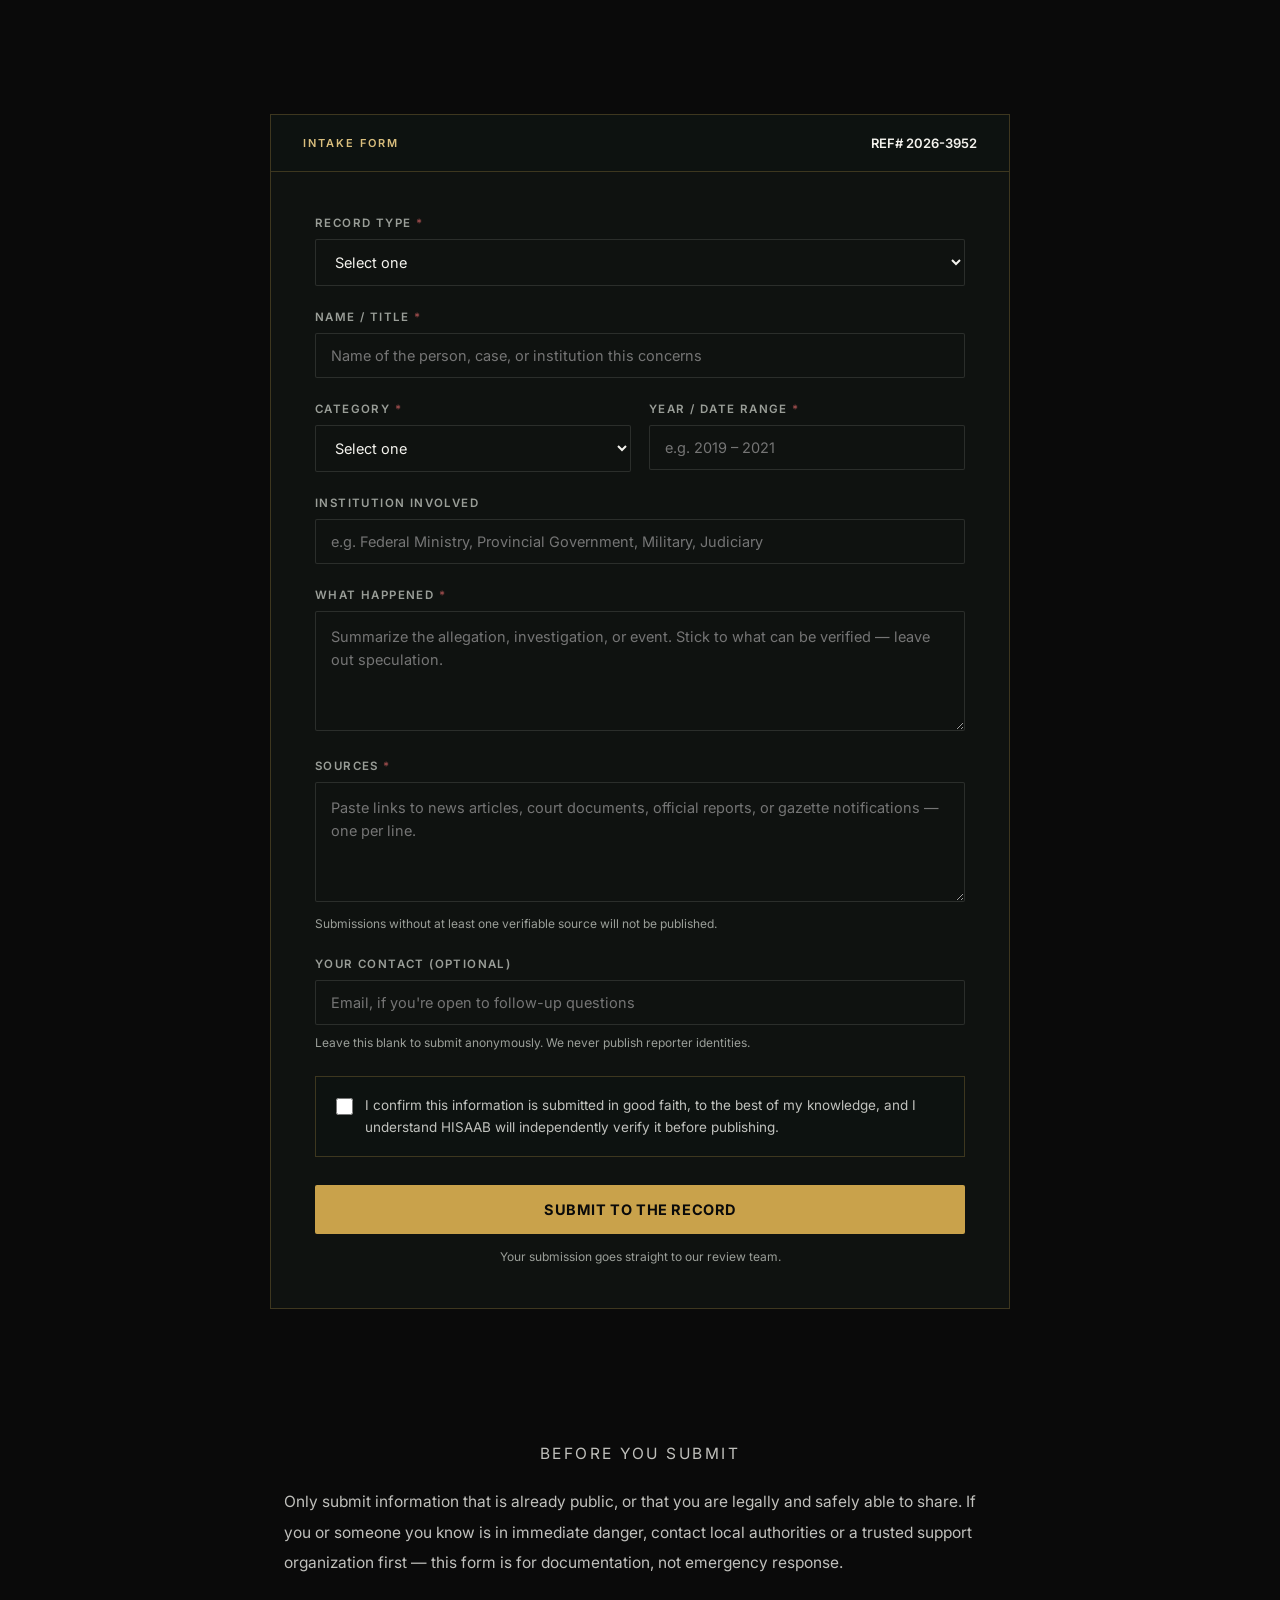
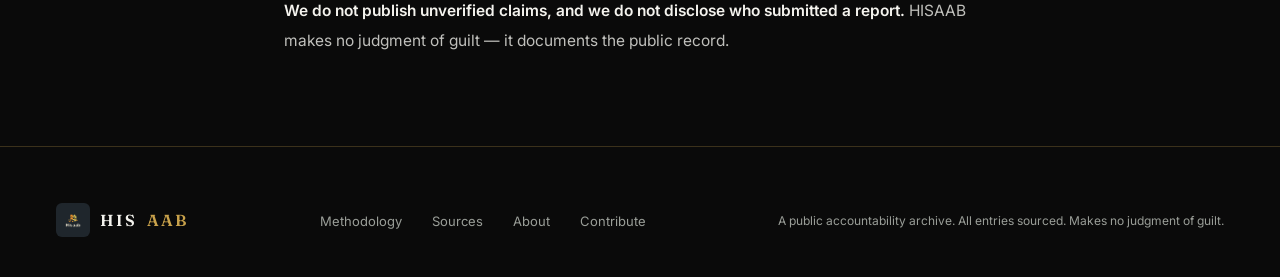
<file: submit.html>
<!DOCTYPE html>
<html lang="en">
<head>
<meta charset="UTF-8">
<meta name="viewport" content="width=device-width, initial-scale=1.0">
<title>Submit A Record — HISAAB</title>
<link rel="icon" type="image/png" href="images/hisaab-logo.png">
<meta name="description" content="Submit documented, sourced information about a person, case, or institution to the HISAAB public record.">
<link rel="stylesheet" href="hisaab.css">
</head>
<body>

<nav id="nav" class="scrolled">
<div class="logo" onclick="window.location.href='index.html'"><img src="images/hisaab-logo.png" alt="HISAAB logo">HIS<span>AAB</span></div>
<ul class="nav-links">
<li><a href="index.html">Records</a></li>
<li><a href="about.html">About</a></li>
<li><a href="submit.html" class="nav-active">Submit</a></li>
</ul>
<div class="nav-icons">
<button class="nav-icon-btn" id="themeToggle" aria-label="Toggle light and dark mode">&#127769;</button>
</div>
</nav>

<!-- ================= HERO ================= -->
<section class="submit-hero">
<p class="about-eyebrow">This Is How Accountability Starts</p>
<h1 class="about-headline">You know something they hoped would <span class="gold-text">disappear.</span></h1>
</section>

<!-- ================= STAGGER ================= -->
<div class="stagger-block">
<p class="stagger-line">A tip.</p>
<p class="stagger-line">A document.</p>
<p class="stagger-line">A record somebody tried to bury.</p>
<p class="stagger-line emphasis">Send it.</p>
</div>

<!-- ================= RAGE BAND ================= -->
<section class="rage-band">
<p class="rage-band-lead reveal">Every cover-up depends on one thing staying true</p>
<h2 class="reveal">Silence.<small>Yours doesn't have to be part of it.</small></h2>
</section>

<!-- ================= EXPLANATORY ================= -->
<div class="about-block reveal">
<p>HISAAB only publishes what can be verified. That means every submission gets checked against public records, court documents, and credible reporting before it becomes part of the archive — but that verification can't start until someone brings it forward. If you have sourced, documented information, this is where it enters the record.</p>
</div>

<!-- ================= PROCESS ================= -->
<div class="section" style="padding-top:0;">
<div class="process-line">
<div class="process-step reveal"><div class="process-num">01</div><h4>You Submit</h4><p>Fill out the intake form below with as much detail and sourcing as you can provide.</p></div>
<div class="process-step reveal"><div class="process-num">02</div><h4>We Verify</h4><p>The claim is cross-checked against independent, publicly available records.</p></div>
<div class="process-step reveal"><div class="process-num">03</div><h4>It Gets Filed</h4><p>If it holds up, it's written into the record — and it stays there.</p></div>
</div>
</div>

<!-- ================= FORM ================= -->
<div class="section" style="padding-top:0;">
<div class="dossier reveal">

<div class="dossier-strip">
<span class="label">Intake Form</span>
<span class="ref" id="ref-number">REF# —</span>
</div>

<div class="dossier-body">

<form id="report-form" class="form-state">

<div class="field">
<label>Record Type <span class="req">*</span></label>
<select id="f-type" required>
<option value="" disabled selected>Select one</option>
<option>Person</option>
<option>Case / Scandal</option>
<option>Institution</option>
</select>
</div>

<div class="field">
<label>Name / Title <span class="req">*</span></label>
<input type="text" id="f-name" placeholder="Name of the person, case, or institution this concerns" required>
</div>

<div class="field-row">
<div class="field">
<label>Category <span class="req">*</span></label>
<select id="f-category" required>
<option value="" disabled selected>Select one</option>
<option>Corruption</option>
<option>Abuse of Power</option>
<option>Human Rights</option>
<option>Governance / Administrative</option>
<option>Censorship</option>
<option>Electoral</option>
<option>Other</option>
</select>
</div>
<div class="field">
<label>Year / Date Range <span class="req">*</span></label>
<input type="text" id="f-year" placeholder="e.g. 2019 – 2021" required>
</div>
</div>

<div class="field">
<label>Institution Involved</label>
<input type="text" id="f-institution" placeholder="e.g. Federal Ministry, Provincial Government, Military, Judiciary">
</div>

<div class="field">
<label>What Happened <span class="req">*</span></label>
<textarea id="f-description" placeholder="Summarize the allegation, investigation, or event. Stick to what can be verified — leave out speculation." required></textarea>
</div>

<div class="field">
<label>Sources <span class="req">*</span></label>
<textarea id="f-sources" placeholder="Paste links to news articles, court documents, official reports, or gazette notifications — one per line." required></textarea>
<p class="hint">Submissions without at least one verifiable source will not be published.</p>
</div>

<div class="field">
<label>Your Contact (Optional)</label>
<input type="text" id="f-contact" placeholder="Email, if you're open to follow-up questions">
<p class="hint">Leave this blank to submit anonymously. We never publish reporter identities.</p>
</div>

<!-- honeypot: real people never see or fill this; bots do -->
<div style="position:absolute;left:-9999px;" aria-hidden="true">
<label>Leave this empty</label>
<input type="text" id="f-website" tabindex="-1" autocomplete="off">
</div>

<div class="consent">
<input type="checkbox" id="f-consent" required>
<label for="f-consent">I confirm this information is submitted in good faith, to the best of my knowledge, and I understand HISAAB will independently verify it before publishing.</label>
</div>

<button type="submit" class="submit-btn">Submit To The Record</button>
<p class="submit-note">Your submission goes straight to our review team.</p>

</form>

<div id="confirm-state" class="confirm">
<div class="confirm-mark">&#10003;</div>
<h3>Submission Received</h3>
<p>Thank you. Our review team will verify it against public records before anything is published — thank you for helping keep this record honest.</p>
</div>

</div>
</div>
</div>

<!-- ================= SAFETY NOTICE ================= -->
<div class="about-block reveal">
<p class="about-block-label">Before You Submit</p>
<p>Only submit information that is already public, or that you are legally and safely able to share. If you or someone you know is in immediate danger, contact local authorities or a trusted support organization first — this form is for documentation, not emergency response.</p>
<p><strong>We do not publish unverified claims, and we do not disclose who submitted a report.</strong> HISAAB makes no judgment of guilt — it documents the public record.</p>
</div>

<footer>
<div class="logo" style="font-size:16px;"><img src="images/hisaab-logo.png" alt="HISAAB logo">HIS<span>AAB</span></div>
<ul class="footer-links">
<li><a href="about.html">Methodology</a></li>
<li><a href="about.html">Sources</a></li>
<li><a href="about.html">About</a></li>
<li><a href="submit.html">Contribute</a></li>
</ul>
<div class="footer-note">A public accountability archive. All entries sourced. Makes no judgment of guilt.</div>
</footer>

<script>
(function(){
    var toggleBtn = document.getElementById("themeToggle");
    var saved = localStorage.getItem("hisaab-theme");
    if(saved === "light"){ document.body.classList.add("light-mode"); toggleBtn.innerHTML = "&#9728;&#65039;"; }
    toggleBtn.addEventListener("click", function(){
        document.body.classList.toggle("light-mode");
        var isLight = document.body.classList.contains("light-mode");
        toggleBtn.innerHTML = isLight ? "&#9728;&#65039;" : "&#127769;";
        localStorage.setItem("hisaab-theme", isLight ? "light" : "dark");
    });
})();

(function(){
    var items = document.querySelectorAll(".reveal");
    var observer = new IntersectionObserver(function(entries){
        entries.forEach(function(entry){
            if(entry.isIntersecting){ entry.target.classList.add("in"); observer.unobserve(entry.target); }
        });
    }, { threshold:0.12 });
    items.forEach(function(el){ observer.observe(el); });
})();

function staggerReveal(containerSelector, childSelector, gap){
    document.querySelectorAll(containerSelector).forEach(function(container){
        var children = container.querySelectorAll(childSelector);
        var obs = new IntersectionObserver(function(entries){
            entries.forEach(function(entry){
                if(entry.isIntersecting){
                    children.forEach(function(child, i){
                        setTimeout(function(){ child.classList.add("in"); }, i * (gap || 150));
                    });
                    obs.unobserve(entry.target);
                }
            });
        }, { threshold:0.3 });
        obs.observe(container);
    });
}
staggerReveal(".stagger-block", ".stagger-line", 220);

/* reference number */
(function(){
    var year = new Date().getFullYear();
    var rand = Math.floor(1000 + Math.random() * 8999);
    document.getElementById("ref-number").textContent = "REF# " + year + "-" + rand;
})();

/* ===== CONFIG: paste your Supabase values (Project Settings > API) ===== */
var SB_URL = "https://dtpjjqddnxyogplsmnqq.supabase.co";
var SB_KEY = "eyJhbGciOiJIUzI1NiIsInR5cCI6IkpXVCJ9.eyJpc3MiOiJzdXBhYmFzZSIsInJlZiI6ImR0cGpqcWRkbnh5b2dwbHNtbnFxIiwicm9sZSI6ImFub24iLCJpYXQiOjE3OTQyMTc5MDQsImV4cCI6MjEwOTc5MzkwNH0.XlC-d41E29dw-KQlzil_ExPoW36KY_rM5xvY9EDGjqo";   /* anon key only, never the service_role key */

/* form submit -> saved to the review queue */
document.getElementById("report-form").addEventListener("submit", async function(e){
    e.preventDefault();

    /* bots fill the hidden field; pretend success and send nothing */
    if(document.getElementById("f-website").value){
        document.getElementById("report-form").classList.add("hidden");
        document.getElementById("confirm-state").classList.add("active");
        return;
    }

    var btn = document.querySelector(".submit-btn");
    btn.disabled = true; btn.textContent = "Sending…";

    var payload = {
        record_type: document.getElementById("f-type").value,
        name:        document.getElementById("f-name").value.trim(),
        category:    document.getElementById("f-category").value,
        year_range:  document.getElementById("f-year").value.trim(),
        institution: document.getElementById("f-institution").value.trim() || null,
        description: document.getElementById("f-description").value.trim(),
        sources:     document.getElementById("f-sources").value.trim(),
        contact:     document.getElementById("f-contact").value.trim() || null
    };

    try{
        if(SB_URL.indexOf("YOUR-PROJECT") !== -1 || SB_KEY.indexOf("YOUR-ANON") !== -1){
            throw new Error("The Supabase URL and key have not been pasted into submit.html yet.");
        }
        var res = await fetch(SB_URL + "/rest/v1/submissions", {
            method: "POST",
            headers: {
                apikey: SB_KEY,
                Authorization: "Bearer " + SB_KEY,
                "Content-Type": "application/json",
                Prefer: "return=minimal"
            },
            body: JSON.stringify(payload)
        });
        if(!res.ok){
            var detail = "";
            try{ var j = await res.json(); detail = j.message || j.hint || j.details || ""; }catch(x){}
            throw new Error("Server said (" + res.status + "): " + (detail || "no details"));
        }
        document.getElementById("report-form").classList.add("hidden");
        document.getElementById("confirm-state").classList.add("active");
    }catch(err){
        btn.disabled = false; btn.textContent = "Submit To The Record";
        console.error(err);
        alert("Your submission was not sent.\n\n" + err.message);
    }
});
</script>

</body>
</html>
</file>
<file: hisaab.css>
@import url('https://fonts.googleapis.com/css2?family=Fraunces:opsz,wght@9..144,300;9..144,500;9..144,600;9..144,700&family=Inter:wght@300;400;500;600;700&display=swap');

:root{
    --bg:#0A0A0A;
    --bg-alt:#0D1210;
    --bg-card:#0F1210;
    --bg-card-2:#101512;
    --green:#0F3D2E;
    --green-light:#175A43;
    --gold:#C9A24B;
    --gold-soft:#D9BE7D;
    --ink:#F4F3EE;
    --ink-dim:#9A9E98;
    --line:rgba(201,162,75,0.25);
    --line-soft:rgba(244,243,238,0.12);

    --alleged:#C9A24B;
    --investigation:#7C93A8;
    --convicted:#9A4B4B;
    --acquitted:#5C8768;
    --pending:#8A8E88;
    --bg-body:var(--bg);
    --text-primary:var(--ink);
    --text-secondary:rgba(244,243,238,.78);
    --text-muted:var(--ink-dim);
    --border-color:var(--line);
    --input-bg:#0F1210;
    --input-border:var(--line-soft);
    --shadow:0 20px 45px rgba(0,0,0,.45);
    --shadow-lift:0 30px 65px rgba(0,0,0,.55);
    --display:'Fraunces',Georgia,serif;
    --sans:'Inter',-apple-system,sans-serif;
}

body.light-mode{
    --bg-body:#f3f1ea;
    --bg-alt:#ece7da;
    --bg-card:#ffffff;
    --bg-card-2:#fbfaf5;
    --text-primary:#141310;
    --text-secondary:#3a372e;
    --text-muted:#6f6a5a;
    --border-color:#ddd4bc;
    --input-bg:#ffffff;
    --input-border:#ddd4bc;
    --line:#ddd4bc;
    --line-soft:#e6dfca;
}

*{ margin:0; padding:0; box-sizing:border-box; }
html{ scroll-behavior:smooth; }
body{ background:var(--bg-body); color:var(--text-primary); font-family:var(--sans); overflow-x:hidden; transition:background .4s, color .4s; }
h1,h2,h3,.serif{ font-family:var(--display); }
a{ color:inherit; text-decoration:none; }
img{ max-width:100%; display:block; }
button, input{ font-family:inherit; }
::selection{ background:var(--gold); color:#0A0A0A; }
a:focus-visible, button:focus-visible, input:focus-visible{ outline:2px solid var(--gold); outline-offset:3px; }
@media (prefers-reduced-motion:reduce){ *{ animation-duration:.001ms !important; transition-duration:.001ms !important; } }

/* ============ NAV ============ */
nav{
    position:fixed; top:0; left:0; right:0; z-index:500;
    display:flex; align-items:center; justify-content:space-between;
    padding:26px 56px;
    transition:background .4s ease, padding .4s ease, backdrop-filter .4s ease, border-color .4s ease;
    border-bottom:1px solid transparent;
}
nav.scrolled{
    background:rgba(10,10,10,.88);
    backdrop-filter:blur(10px);
    padding:16px 56px;
    border-bottom:1px solid var(--line);
}
body.light-mode nav.scrolled{ background:rgba(243,241,234,.9); }

.logo{ display:flex; align-items:center; gap:10px; font-family:var(--display); font-size:22px; letter-spacing:2px; font-weight:600; color:var(--text-primary); cursor:pointer; }
.logo img{ width:34px; height:34px; object-fit:cover; border-radius:6px; flex-shrink:0; }
.logo span{ color:var(--gold); }
.nav-links{ display:flex; gap:38px; list-style:none; }
.nav-links a{ color:var(--text-muted); font-size:13.5px; letter-spacing:.4px; position:relative; transition:color .3s; text-transform:uppercase; font-weight:500; }
.nav-links a:hover, .nav-links a.nav-active{ color:var(--text-primary); }
.nav-links a::after{ content:''; position:absolute; left:0; bottom:-6px; width:0; height:1px; background:var(--gold); transition:width .3s; }
.nav-links a:hover::after, .nav-links a.nav-active::after{ width:100%; }
.nav-icons{ display:flex; gap:20px; align-items:center; color:var(--text-muted); }
.nav-icon-btn{ background:none; border:none; color:var(--text-muted); cursor:pointer; font-size:16px; display:flex; align-items:center; transition:color .25s; }
.nav-icon-btn:hover{ color:var(--gold); }
.nav-toggle{ display:none; flex-direction:column; gap:5px; background:none; border:none; cursor:pointer; }
.nav-toggle span{ width:20px; height:2px; background:var(--text-primary); }

/* search dropdown under nav */
.search-drop{
    position:fixed; top:0; left:0; right:0; z-index:499;
    background:rgba(10,10,10,.97); backdrop-filter:blur(10px);
    padding:110px 56px 30px; transform:translateY(-100%); opacity:0;
    transition:transform .35s ease, opacity .35s ease; pointer-events:none;
    border-bottom:1px solid var(--line);
}
.search-drop.open{ transform:translateY(0); opacity:1; pointer-events:all; }
.search-drop-inner{ max-width:720px; margin:0 auto; }
#hero-search-input{
    width:100%; background:none; border:none; border-bottom:1px solid var(--line);
    color:var(--text-primary); font-family:var(--display); font-size:28px; padding:10px 0; outline:none;
}
#hero-search-input::placeholder{ color:var(--text-muted); }
.search-drop-hint{ margin-top:14px; font-size:12px; color:var(--text-muted); letter-spacing:.3px; }

/* ============ HERO ============ */
.hero{
    min-height:100vh; display:flex; flex-direction:column; align-items:center; justify-content:center;
    text-align:center; position:relative; padding:140px 24px 60px;
    background:
        radial-gradient(ellipse at 50% 0%, rgba(15,61,46,.35), transparent 60%),
        linear-gradient(180deg, var(--bg) 0%, #090B0A 100%);
    overflow:hidden;
}
body.light-mode .hero{ background:radial-gradient(ellipse at 50% 0%, rgba(15,61,46,.08), transparent 60%), linear-gradient(180deg, var(--bg-body), var(--bg-alt)); }
.hero::before{
    content:''; position:absolute; inset:0;
    background-image:repeating-linear-gradient(0deg, rgba(255,255,255,.015) 0px, transparent 1px, transparent 2px);
    pointer-events:none;
}
.hero-eyebrow{ color:var(--gold-soft); letter-spacing:4px; font-size:12px; font-weight:500; text-transform:uppercase; margin-bottom:24px; opacity:0; animation:fadeUp 1s ease forwards .2s; }
.hero h1{ font-size:clamp(52px,11vw,128px); font-weight:600; letter-spacing:1px; line-height:.95; color:var(--text-primary); opacity:0; animation:fadeUp 1.1s ease forwards .4s; }
.hero h1 .accent{ color:var(--gold); }
.hero .tagline{ margin-top:24px; font-family:var(--display); font-style:italic; font-weight:300; font-size:clamp(17px,2.2vw,24px); color:var(--text-muted); max-width:640px; opacity:0; animation:fadeUp 1.1s ease forwards .65s; }
.hero-lede{ margin-top:20px; max-width:600px; font-size:15px; line-height:1.85; color:var(--text-secondary); opacity:0; animation:fadeUp 1.1s ease forwards .8s; }
.hero-cta{ margin-top:40px; display:flex; gap:16px; flex-wrap:wrap; justify-content:center; opacity:0; animation:fadeUp 1.1s ease forwards .95s; }
.btn{ padding:15px 32px; border-radius:2px; font-size:13.5px; letter-spacing:.5px; cursor:pointer; transition:.3s ease; text-decoration:none; display:inline-block; font-weight:600; text-transform:uppercase; }
.btn-primary{ background:var(--gold); color:#0A0A0A; border:1px solid var(--gold); }
.btn-primary:hover{ background:var(--gold-soft); transform:translateY(-2px); }
.btn-outline{ border:1px solid var(--line-soft); color:var(--text-primary); }
.btn-outline:hover{ border-color:var(--gold); color:var(--gold-soft); transform:translateY(-2px); }

.hero-stats-row{
    margin-top:56px; display:grid; grid-template-columns:repeat(4,1fr); gap:1px;
    background:var(--line); border:1px solid var(--line); max-width:820px; width:92vw;
    opacity:0; animation:fadeUp 1.1s ease forwards 1.1s;
}
.hero-stat{ background:var(--bg-card); padding:24px 12px; text-align:center; }
.hero-stat .n{ font-family:var(--display); font-size:34px; color:var(--gold); font-weight:600; }
.hero-stat .l{ margin-top:6px; font-size:10.5px; letter-spacing:1.2px; color:var(--text-muted); text-transform:uppercase; }

.scroll-cue{ position:absolute; bottom:34px; left:50%; transform:translateX(-50%); color:var(--text-muted); font-size:11px; letter-spacing:2px; text-transform:uppercase; display:flex; flex-direction:column; align-items:center; gap:10px; opacity:0; animation:fadeUp 1s ease forwards 1.3s; }
.scroll-cue .line{ width:1px; height:34px; background:linear-gradient(var(--gold), transparent); animation:pulse 2s ease-in-out infinite; }

@keyframes fadeUp{ from{ opacity:0; transform:translateY(24px); } to{ opacity:1; transform:translateY(0); } }
@keyframes pulse{ 0%,100%{ opacity:.3; } 50%{ opacity:1; } }

/* ============ SECTIONS ============ */
section, .section{ padding:130px 56px; }
.section-label{ color:var(--gold-soft); letter-spacing:3px; font-size:12px; text-transform:uppercase; text-align:center; margin-bottom:18px; font-weight:500; }
.section-title{ text-align:center; font-size:clamp(30px,4vw,46px); font-weight:500; margin-bottom:70px; max-width:720px; margin-left:auto; margin-right:auto; line-height:1.2; color:var(--text-primary); }

/* reveal */
.reveal{ opacity:0; transform:translateY(28px); transition:opacity .8s ease, transform .8s ease; }
.reveal.in{ opacity:1; transform:translateY(0); }

/* ============ STATS ============ */
.stats-grid{ display:grid; grid-template-columns:repeat(4,1fr); gap:1px; background:var(--line); border:1px solid var(--line); max-width:1100px; margin:0 auto; }
.stat-card{ background:var(--bg-card); padding:46px 28px; text-align:center; transition:background .4s ease; }
.stat-card:hover{ background:var(--bg-card-2); }
.stat-num{ font-family:var(--display); font-size:50px; color:var(--gold); font-weight:500; }
.stat-label{ margin-top:10px; color:var(--text-muted); font-size:13px; letter-spacing:.5px; }

/* ============ TIMELINE / RECENT STRIP ============ */
.timeline-section{ background:var(--bg-alt); border-top:1px solid var(--line); border-bottom:1px solid var(--line); }
.timeline-strip{ display:flex; gap:22px; overflow-x:auto; padding:20px 4px 30px; scrollbar-width:thin; }
.timeline-strip::-webkit-scrollbar{ height:4px; }
.timeline-strip::-webkit-scrollbar-thumb{ background:var(--gold); border-radius:4px; }
.tl-card{ min-width:280px; background:var(--bg-card); border:1px solid var(--line); padding:28px; flex-shrink:0; transition:all .35s ease; cursor:pointer; position:relative; }
.tl-card:hover{ border-color:var(--gold); transform:translateY(-6px); box-shadow:var(--shadow-lift); }
.tl-date{ color:var(--gold-soft); font-size:12px; letter-spacing:1px; margin-bottom:14px; display:block; text-transform:uppercase; }
.tl-card h3{ font-size:18.5px; font-weight:500; margin-bottom:10px; line-height:1.3; color:var(--text-primary); }
.tl-card p{ color:var(--text-muted); font-size:13.5px; line-height:1.6; }
.tl-tag{ display:inline-block; margin-top:16px; font-size:11px; letter-spacing:.5px; color:var(--text-muted); border:1px solid var(--line-soft); padding:4px 10px; border-radius:20px; }

/* ============ ENTITY GRID (People / Cases / Institutions) ============ */
.entity-grid{ display:grid; grid-template-columns:repeat(3,1fr); gap:26px; max-width:1100px; margin:0 auto; }
.entity-card{ background:var(--bg-alt); border:1px solid var(--line); padding:36px; transition:all .4s ease; position:relative; overflow:hidden; cursor:pointer; }
.entity-card::before{ content:''; position:absolute; top:0; left:0; width:3px; height:0; background:var(--gold); transition:height .4s ease; }
.entity-card:hover::before{ height:100%; }
.entity-card:hover{ transform:translateY(-4px); background:var(--bg-card-2); }
.entity-icon{ width:44px; height:44px; border:1px solid var(--gold); border-radius:50%; display:flex; align-items:center; justify-content:center; color:var(--gold); margin-bottom:22px; }
.entity-card h3{ font-size:20px; margin-bottom:10px; font-weight:500; color:var(--text-primary); }
.entity-card p{ color:var(--text-muted); font-size:14px; line-height:1.6; margin-bottom:18px; }
.entity-meta{ display:flex; justify-content:space-between; font-size:12px; color:var(--text-muted); border-top:1px solid var(--line); padding-top:16px; }
.entity-meta span.gold{ color:var(--gold-soft); }

/* ============ RECORD BROWSER (tabs + full grid) ============ */
.record-tabs{ display:flex; justify-content:center; gap:8px; margin-bottom:44px; flex-wrap:wrap; }
.record-tab{ background:var(--bg-alt); border:1px solid var(--line); color:var(--text-muted); padding:11px 26px; border-radius:2px; font-size:12.5px; font-weight:600; letter-spacing:.8px; text-transform:uppercase; cursor:pointer; transition:.2s; }
.record-tab:hover{ border-color:var(--gold); color:var(--text-primary); }
.record-tab.active{ background:var(--gold); border-color:var(--gold); color:#0A0A0A; }

.record-grid{ display:grid; grid-template-columns:repeat(auto-fill,minmax(270px,1fr)); gap:22px; max-width:1200px; margin:0 auto; }
.record-card{ background:var(--bg-card); border:1px solid var(--line); overflow:hidden; cursor:pointer; transition:transform .3s ease, border-color .3s; }
.record-card:hover{ transform:translateY(-6px); border-color:var(--gold); box-shadow:var(--shadow-lift); }
.record-photo{ height:160px; background:var(--bg-alt); overflow:hidden; }
.record-photo img{ width:100%; height:100%; object-fit:cover; filter:grayscale(60%) contrast(1.05); }
.record-body{ padding:22px 24px 26px; }
.record-ref{ font-size:10.5px; color:var(--gold-soft); letter-spacing:1.2px; margin-bottom:8px; text-transform:uppercase; }
.record-name{ font-family:var(--display); font-size:18px; font-weight:600; color:var(--text-primary); margin-bottom:6px; line-height:1.3; }
.record-role{ font-size:12px; color:var(--text-muted); letter-spacing:.4px; margin-bottom:14px; }
.record-status{ display:inline-flex; align-items:center; gap:6px; padding:5px 12px; border-radius:2px; font-size:10px; font-weight:700; letter-spacing:1px; text-transform:uppercase; border:1px solid currentColor; }
.record-status::before{ content:''; width:6px; height:6px; border-radius:50%; background:currentColor; }
.status-alleged{ color:var(--alleged); }
.status-investigation{ color:var(--investigation); }
.status-convicted{ color:var(--convicted); }
.status-acquitted{ color:var(--acquitted); }
.status-pending{ color:var(--pending); }
.status-completed{ color:var(--acquitted); }

/* ============ HISAAB SCORE BAND ============ */
.score-band{ background:var(--bg-alt); border:1px solid var(--line); border-radius:2px; padding:52px 46px; display:grid; grid-template-columns:1fr 1fr; gap:50px; align-items:center; max-width:1100px; margin:0 auto; }
.score-band-text h3{ font-size:26px; font-weight:600; color:var(--text-primary); margin-bottom:16px; }
.score-band-text p{ font-size:14.5px; line-height:1.85; color:var(--text-secondary); }
.score-example{ background:var(--bg); border:1px solid var(--line); padding:26px; }
.score-example-head{ display:flex; justify-content:space-between; align-items:baseline; margin-bottom:18px; padding-bottom:14px; border-bottom:1px solid var(--line); }
.score-example-head span{ font-size:10.5px; letter-spacing:1.5px; text-transform:uppercase; color:var(--text-muted); }
.score-metric-row{ display:flex; justify-content:space-between; font-size:13px; padding:9px 0; color:var(--text-secondary); border-bottom:1px solid var(--line-soft); }
.score-metric-row:last-child{ border-bottom:none; }
.score-metric-row b{ color:var(--gold-soft); font-weight:700; }

/* ============ MISSION ============ */
.mission{ background:linear-gradient(180deg, var(--green) 0%, #0A2118 100%); text-align:center; position:relative; }
.mission-quote{ font-family:var(--display); font-weight:300; font-style:italic; font-size:clamp(26px,4.5vw,44px); max-width:900px; margin:0 auto; line-height:1.35; color:var(--ink); }
.mission-quote .gold-text{ color:var(--gold); font-style:normal; font-weight:500; }
.mission-sub{ max-width:640px; margin:34px auto 0; color:rgba(244,243,238,.75); font-size:15px; line-height:1.8; }
.gold-rule{ width:60px; height:2px; background:var(--gold); margin:36px auto 0; }

/* ============ CTA ============ */
.remember-cta{ text-align:center; padding:110px 24px 130px; }
.remember-cta h2{ font-size:clamp(28px,3.8vw,44px); font-weight:600; max-width:620px; margin:0 auto 18px; color:var(--text-primary); }
.remember-cta p{ max-width:500px; margin:0 auto 32px; color:var(--text-secondary); line-height:1.8; }
.remember-actions{ display:flex; gap:14px; justify-content:center; flex-wrap:wrap; }

/* ============ FOOTER ============ */
footer{ padding:56px 56px 40px; border-top:1px solid var(--line); display:flex; justify-content:space-between; align-items:center; flex-wrap:wrap; gap:20px; }
.footer-links{ display:flex; gap:30px; list-style:none; flex-wrap:wrap; }
.footer-links a{ color:var(--text-muted); font-size:13px; }
.footer-links a:hover{ color:var(--gold-soft); }
.footer-note{ color:var(--text-muted); font-size:12px; }

/* ============ RESPONSIVE ============ */
@media(max-width:900px){
    nav{ padding:20px 24px; }
    nav.scrolled{ padding:14px 24px; }
    .nav-links{ display:none; }
    .nav-toggle{ display:flex; }
    section, .section{ padding:80px 24px; }
    .stats-grid, .hero-stats-row{ grid-template-columns:repeat(2,1fr); }
    .entity-grid{ grid-template-columns:1fr; }
    .score-band{ grid-template-columns:1fr; padding:34px 26px; }
    footer{ flex-direction:column; align-items:flex-start; }
    .search-drop{ padding:100px 24px 24px; }
}


/* =================================================================
   CASE PAGE (case.html + case-render.js)
================================================================= */

.case-hero{
    position:relative;
    padding:150px 40px 70px;
    background:
    linear-gradient(180deg,var(--bg),#070807);
    border-bottom:1px solid var(--line);
}

.case-hero::before{
    content:"";
    position:absolute;
    inset:0;
    background:
    repeating-linear-gradient(
    0deg,
    rgba(255,255,255,.02),
    rgba(255,255,255,.02) 1px,
    transparent 1px,
    transparent 3px
    );
    pointer-events:none;
}


.case-hero-inner{
    position:relative;
    max-width:900px;
    margin:auto;
}


.case-back{
    color:var(--text-muted);
    font-size:12px;
    letter-spacing:2px;
    text-transform:uppercase;
    transition:.3s;
}

.case-back:hover{
    color:var(--gold-soft);
}


.case-ref{
    margin-top:45px;
    color:var(--gold-soft);
    font-size:12px;
    letter-spacing:5px;
}


.case-hero h1{
    margin:22px 0;
    max-width:800px;
    font-family:var(--display);
    font-size:clamp(38px,5vw,62px);
    line-height:1.1;
    color:var(--text-primary);
}


.case-status-badge{
    display:inline-flex;
    padding:8px 18px;
    border:1px solid currentColor;
    font-size:11px;
    letter-spacing:2px;
    text-transform:uppercase;
}


.case-meta-line{
    margin-top:25px;
    color:var(--text-muted);
    font-size:13px;
    letter-spacing:1px;
}



/* ================= BODY ================= */


.case-body{
    max-width:850px;
    margin:auto;
    padding:70px 25px 100px;
}


.case-block{
    margin-bottom:55px;
    padding-bottom:45px;
    border-bottom:1px solid var(--line);
}

.case-block:last-child{ border-bottom:none; padding-bottom:0; margin-bottom:0; }

.case-photo{
    width:100%;
    max-height:420px;
    object-fit:cover;
    display:block;
    border:1px solid var(--line);
}

/* compact circular photo inside the hero, sitting ABOVE the ref line
   and heading — centered, in place of a full-width block image
   dumped before the overview */
.case-hero-photo{
    width:132px;
    height:132px;
    margin:0 auto 26px;
    border-radius:50%;
    border:2px solid var(--gold);
    padding:5px;
    overflow:hidden;
    background:var(--bg-card);
    box-shadow:0 18px 40px rgba(0,0,0,.5);
    transition:transform .35s ease, box-shadow .35s ease;
}
.case-hero-photo:hover{
    transform:translateY(-3px);
    box-shadow:0 24px 50px rgba(0,0,0,.6);
}
.case-hero-photo img{
    width:100%;
    height:100%;
    border-radius:50%;
    object-fit:cover;
    filter:grayscale(20%);
    display:block;
}

@media(max-width:700px){
    .case-hero-photo{ width:104px; height:104px; margin-bottom:20px; }
}

/* ================= CASE STATUS AT A GLANCE ================= */

.case-status-panel{
    background:var(--bg-card);
    border:1px solid var(--line);
    padding:36px 40px;
}

.case-status-grid{ margin-top:0; }

.case-status-subhead{
    margin-top:30px;
    margin-bottom:14px;
    font-size:11px;
    letter-spacing:2px;
    text-transform:uppercase;
    color:var(--text-muted);
}
.case-status-panel .case-status-grid + .case-status-subhead{ margin-top:34px; }

.case-status-tags{
    display:flex;
    flex-wrap:wrap;
    gap:10px;
}
.case-status-tag{
    display:inline-block;
    padding:8px 16px;
    border:1px solid var(--line);
    font-size:12px;
    letter-spacing:.4px;
    color:var(--text-secondary);
    background:var(--bg-card-2);
}

.case-status-row{
    margin-top:30px;
    padding-top:26px;
    border-top:1px solid var(--line-soft);
}
.case-status-row:first-of-type{ margin-top:34px; }
.case-status-row-label{
    font-size:11px;
    letter-spacing:1.5px;
    text-transform:uppercase;
    color:var(--gold-soft);
    margin-bottom:10px;
}
.case-status-row .case-text{ font-size:15px; line-height:1.8; }

@media(max-width:700px){
    .case-status-panel{ padding:26px 22px; }
}

/* ================= CASE STATUS AT A GLANCE — SNAPSHOT GRID ================= */
/* used by snapshotGrid() for label/value pairs whose values are words
   ("Ongoing", "Supreme Court") rather than numbers — same bordered,
   hairline-gap grid language as .score-grid, but left-aligned text
   cells instead of centered numerals */

.status-snapshot{
    display:grid;
    grid-template-columns:repeat(auto-fit,minmax(200px,1fr));
    gap:1px;
    background:var(--line);
    border:1px solid var(--line);
}

.status-snapshot-cell{
    background:var(--bg-card);
    padding:22px 24px;
    transition:background .25s ease;
}
.status-snapshot-cell:hover{ background:var(--bg-card-2); }

.status-snapshot-cell .l{
    font-size:10.5px;
    letter-spacing:1.4px;
    text-transform:uppercase;
    color:var(--text-muted);
    margin-bottom:8px;
}

.status-snapshot-cell .v{
    font-family:var(--display);
    font-size:17px;
    font-weight:600;
    color:var(--gold-soft);
    line-height:1.4;
}

@media(max-width:700px){
    .status-snapshot{ grid-template-columns:1fr 1fr; }
    .status-snapshot-cell{ padding:18px 18px; }
}

.case-block li{ transition:.2s; }
.case-block li:hover{ border-left-color:var(--gold-soft); background:var(--bg-card-2); }
.case-block li strong{ color:var(--text-primary); }


.case-block-label{
    display:flex;
    align-items:center;
    gap:15px;

    color:var(--gold-soft);
    font-size:11px;
    letter-spacing:3px;
    text-transform:uppercase;

    margin-bottom:25px;
}


.case-block-label::before{
    content:"";
    width:35px;
    height:1px;
    background:var(--gold);
}


.case-block-label::after{
    display:none;
}



.case-overview,
.case-text{
    font-size:17px;
    line-height:1.9;
    color:var(--text-secondary);
}



/* ================= LISTS (allegations / response / evidence) ================= */


.case-block ul{
    list-style:none;
    padding:0;
    margin:0;
}


.case-block li{
    position:relative;

    padding:18px 20px 18px 35px;
    margin-bottom:12px;

    background:var(--bg-card);
    border-left:2px solid var(--gold);

    color:var(--text-secondary);
    line-height:1.7;
}


.case-block li::before{
    content:"";
    position:absolute;
    left:14px;
    top:28px;

    width:5px;
    height:5px;

    border-radius:50%;
    background:var(--gold);
}



/* ================= TIMELINE ================= */


.case-timeline{
    position:relative;
    padding-left:35px;
}


.case-timeline::before{
    content:"";
    position:absolute;
    left:8px;
    top:0;
    bottom:0;

    width:1px;

    background:var(--gold);
}



.case-tl-item{
    position:relative;

    padding:25px;
    margin-bottom:25px;

    background:var(--bg-card);
    border:1px solid var(--line);

    transition:.25s;
}


.case-tl-item:hover{
    border-color:var(--gold);
    transform:translateX(6px);
}



.case-tl-dot{
    position:absolute;

    left:-35px;
    top:30px;

    width:14px;
    height:14px;

    background:var(--bg);
    border:2px solid var(--gold);
    border-radius:50%;
}



.case-tl-date{
    color:var(--gold-soft);
    font-size:11px;
    letter-spacing:2px;
    text-transform:uppercase;
}



.case-tl-item h3{
    margin:10px 0;
    font-size:20px;
    color:var(--text-primary);
}


.case-tl-item p{
    color:var(--text-secondary);
    line-height:1.8;
}



/* ================= PEOPLE ================= */


.case-figures-grid{
    display:grid;
    grid-template-columns:repeat(auto-fit,minmax(240px,1fr));
    gap:15px;
}



.case-figure-card{
    display:flex;
    align-items:center;
    gap:15px;

    padding:18px;

    background:var(--bg-card);
    border:1px solid var(--line);

    cursor:pointer;

    transition:.25s;
}


.case-figure-card:hover{
    border-color:var(--gold);
    transform:translateY(-3px);
}



.case-figure-photo{
    width:55px;
    height:55px;
    border-radius:50%;
    overflow:hidden;

    border:1px solid var(--line);
}


.case-figure-photo img{
    width:100%;
    height:100%;
    object-fit:cover;
}



.case-figure-name{
    color:var(--text-primary);
    font-weight:600;
}


.case-figure-role{
    color:var(--text-muted);
    font-size:12px;
}



/* ================= OUTCOME / IMPACT ================= */

.case-outcome, .case-impact{
    font-size:16.5px;
    line-height:1.9;
    color:var(--text-secondary);
}

/* ================= HISAAB NOTE (closing editorial line) ================= */

.hisaab-note{
    text-align:center;
    padding:36px 30px;
    background:var(--bg-alt);
    border:1px solid var(--line);
    border-left:3px solid var(--gold);
}
.hisaab-note p{
    font-family:var(--display);
    font-style:italic;
    font-size:18px;
    line-height:1.7;
    color:var(--gold-soft);
}


/* ================= SOURCES ================= */


.case-sources-list{
    border:1px solid var(--line);
}


.case-source-item{

    display:flex;
    align-items:center;
    gap:15px;

    padding:18px;

    background:var(--bg-card);

    border-bottom:1px solid var(--line);

    color:var(--text-secondary);

    text-decoration:none;

    transition:.25s;
}

.case-source-item:last-child{ border-bottom:none; }


.case-source-item:hover{
    padding-left:25px;
    color:var(--gold-soft);
}



.case-source-item span{

    color:var(--gold-soft);
    font-size:12px;

}


.case-cta{ text-align:center; padding:56px 30px; background:var(--bg-alt); border:1px solid var(--line); }
.case-cta p{ color:var(--text-secondary); margin-bottom:24px; }


/* ================= MOBILE ================= */


@media(max-width:700px){

.case-hero{
    padding:120px 22px 55px;
}


.case-body{
    padding:50px 18px;
}


.case-timeline{
    padding-left:25px;
}

.case-tl-dot{
    left:-25px;
}

}
/* =================================================================
   ABOUT PAGE (about.html)
================================================================= */

.about-hero{
    position:relative; padding:170px 24px 100px; text-align:center;
    background:
        radial-gradient(ellipse at 50% 0%, rgba(15,61,46,.32), transparent 60%),
        linear-gradient(180deg, var(--bg) 0%, #090B0A 100%);
    border-bottom:1px solid var(--line); overflow:hidden;
}
.about-hero::before{
    content:''; position:absolute; inset:0;
    background-image:repeating-linear-gradient(0deg, rgba(255,255,255,.015) 0px, transparent 1px, transparent 2px);
    pointer-events:none;
}
.about-eyebrow{ color:var(--gold-soft); letter-spacing:4px; font-size:12px; font-weight:500; text-transform:uppercase; margin-bottom:28px; }
.about-headline{
    font-family:var(--display); font-weight:600; font-size:clamp(30px,5.2vw,58px);
    line-height:1.2; letter-spacing:-.5px; color:var(--text-primary);
    max-width:820px; margin:0 auto;
}
.about-headline .gold-text{ color:var(--gold); }

.about-wrap{ max-width:760px; margin:0 auto; padding:100px 24px; }
.about-lede{ font-size:17px; line-height:1.95; color:var(--text-secondary); margin-bottom:26px; }
.about-lede:last-of-type{ margin-bottom:0; }

.pull-quote{
    margin:90px auto; max-width:760px; padding:0 24px; text-align:center;
}
.pull-quote p{
    font-family:var(--display); font-style:italic; font-weight:300;
    font-size:clamp(24px,3.6vw,38px); line-height:1.4; color:var(--gold-soft);
}
.pull-quote .rule{ width:50px; height:2px; background:var(--gold); margin:30px auto 0; }

.about-block{ max-width:760px; margin:0 auto 90px; padding:0 24px; }
.about-block:last-child{ margin-bottom:0; }
.about-block-label{ font-size:11.5px; letter-spacing:2.5px; color:var(--gold-soft); text-transform:uppercase; margin-bottom:20px; text-align:center; }
.about-block p{ font-size:15.5px; line-height:1.95; color:var(--text-secondary); margin-bottom:18px; }
.about-block p:last-child{ margin-bottom:0; }
.about-block p strong{ color:var(--text-primary); font-weight:600; }

.principle-grid{ display:grid; grid-template-columns:repeat(2,1fr); gap:1px; background:var(--line); border:1px solid var(--line); max-width:1000px; margin:0 auto; }
.principle-card{ background:var(--bg-card); padding:44px 40px; transition:background .3s; }
.principle-card:hover{ background:var(--bg-card-2); }
.principle-mark{ font-family:var(--display); font-size:34px; color:var(--gold); font-weight:300; line-height:1; margin-bottom:20px; }
.principle-card p{ font-family:var(--display); font-size:19px; line-height:1.5; color:var(--text-primary); font-style:italic; }

.about-cta{ text-align:center; padding:100px 24px 130px; }
.about-cta h2{ font-family:var(--display); font-size:clamp(26px,3.6vw,40px); font-weight:600; max-width:600px; margin:0 auto 18px; color:var(--text-primary); }
.about-cta p{ max-width:480px; margin:0 auto 32px; color:var(--text-secondary); line-height:1.85; }

@media(max-width:700px){
    .about-hero{ padding:130px 20px 70px; }
    .about-wrap{ padding:70px 20px; }
    .principle-grid{ grid-template-columns:1fr; }
    .principle-card{ padding:32px 26px; }
}

/* =================================================================
   ABOUT PAGE v2 — staggered rhetoric, rage bands, strike-reveals
================================================================= */

/* staggered stacked lines (short rhythmic statements) */
.stagger-block{ max-width:640px; margin:70px auto; padding:0 24px; text-align:center; }
.stagger-line{
    font-family:var(--display); font-size:clamp(19px,2.6vw,27px); font-weight:400;
    color:var(--text-secondary); line-height:1.6; margin-bottom:2px;
    opacity:0; transform:translateY(14px); transition:opacity .6s ease, transform .6s ease;
}
.stagger-line.in{ opacity:1; transform:translateY(0); }
.stagger-line.emphasis{ color:var(--text-primary); font-weight:600; font-size:clamp(21px,3vw,30px); margin-top:8px; }

/* full-bleed "rage band" — starker than the standard mission band */
.rage-band{
    position:relative; text-align:center; padding:130px 24px;
    background:radial-gradient(ellipse at 50% 30%, rgba(154,75,75,.13), transparent 65%), var(--bg);
    border-top:1px solid var(--line); border-bottom:1px solid var(--line);
    overflow:hidden;
}
.rage-band-lead{ font-size:13px; letter-spacing:2.5px; text-transform:uppercase; color:var(--text-muted); margin-bottom:28px; }
.rage-band h2{
    font-family:var(--display); font-weight:600; font-style:italic;
    font-size:clamp(32px,6vw,64px); line-height:1.2; color:var(--gold);
    max-width:900px; margin:0 auto;
}
.rage-band h2 small{ display:block; font-size:.5em; font-style:normal; color:var(--text-primary); font-weight:400; margin-top:18px; }

/* strike-reveal lines ("Not with rumors." etc.) */
.strike-block{ max-width:520px; margin:80px auto; padding:0 24px; text-align:center; }
.strike-line{
    position:relative; display:inline-block; font-family:var(--display); font-size:clamp(24px,4vw,36px);
    font-weight:500; color:var(--text-muted); margin:10px 0;
    opacity:0; transform:translateY(10px); transition:opacity .5s ease, transform .5s ease;
}
.strike-line.in{ opacity:1; transform:translateY(0); }
.strike-line.struck::after{
    content:''; position:absolute; left:0; top:52%; height:2px; background:var(--convicted);
    width:0; transition:width .6s ease .35s;
}
.strike-line.struck.in::after{ width:100%; }
.strike-line.final{ color:var(--gold); font-weight:700; display:block; margin-top:24px; }

/* ledger list ("Every promise made." etc.) */
.ledger-block{ max-width:560px; margin:80px auto; padding:0 24px; }
.ledger-item{
    display:flex; align-items:baseline; gap:16px; padding:16px 0; border-bottom:1px solid var(--line-soft);
    opacity:0; transform:translateX(-12px); transition:opacity .5s ease, transform .5s ease;
}
.ledger-item:last-child{ border-bottom:none; }
.ledger-item.in{ opacity:1; transform:translateX(0); }
.ledger-item span{ color:var(--gold); font-family:var(--display); font-size:15px; flex-shrink:0; }
.ledger-item p{ font-size:16px; color:var(--text-primary); font-weight:500; }

/* Q&A block */
.qa-block{ max-width:700px; margin:90px auto; padding:0 24px; text-align:center; }
.qa-negate{ font-family:var(--display); font-size:clamp(18px,2.6vw,24px); color:var(--text-muted); text-decoration:line-through; text-decoration-color:var(--convicted); margin-bottom:18px; }
.qa-lead{ font-size:12.5px; letter-spacing:2px; text-transform:uppercase; color:var(--gold-soft); margin-bottom:16px; }
.qa-answer{ font-family:var(--display); font-style:italic; font-size:clamp(26px,4.2vw,42px); color:var(--text-primary); line-height:1.35; }

@media(max-width:700px){
    .rage-band{ padding:90px 20px; }
    .stagger-block, .strike-block, .ledger-block, .qa-block{ margin:56px auto; }
}

/* =================================================================
   SUBMIT PAGE (submit.html)
================================================================= */

.submit-hero{ padding:170px 24px 90px; text-align:center; background:linear-gradient(180deg, var(--bg) 0%, #090B0A 100%); border-bottom:1px solid var(--line); }
.submit-hero .about-headline{ margin-bottom:0; }

.process-line{ position:relative; display:grid; grid-template-columns:repeat(3,1fr); gap:0; max-width:900px; margin:0 auto; }
.process-line::before{ content:''; position:absolute; top:22px; left:16%; right:16%; height:1px; background:linear-gradient(90deg,transparent,var(--gold),var(--gold),transparent); }
.process-step{ position:relative; text-align:center; padding:0 18px; }
.process-num{ position:relative; z-index:2; width:46px; height:46px; margin:0 auto 20px; border-radius:50%; background:var(--bg); border:2px solid var(--gold); display:flex; align-items:center; justify-content:center; font-weight:700; color:var(--gold); font-family:var(--display); }
.process-step h4{ font-family:var(--display); font-size:16px; font-weight:600; margin-bottom:8px; color:var(--text-primary); }
.process-step p{ font-size:13.5px; line-height:1.65; color:var(--text-muted); }
@media(max-width:700px){ .process-line{ grid-template-columns:1fr; row-gap:34px; } .process-line::before{ display:none; } }

.dossier{ max-width:740px; margin:0 auto; background:var(--bg-card); border:1px solid var(--line); overflow:hidden; }
.dossier-strip{ display:flex; justify-content:space-between; align-items:center; padding:20px 32px; background:var(--bg-alt); border-bottom:1px solid var(--line); }
.dossier-strip .label{ color:var(--gold-soft); font-size:11px; letter-spacing:2px; text-transform:uppercase; font-weight:600; }
.dossier-strip .ref{ color:var(--text-primary); font-size:13px; font-weight:600; }
.dossier-body{ padding:44px; }

.field{ margin-bottom:24px; }
.field label{ display:block; font-size:11.5px; letter-spacing:1.4px; text-transform:uppercase; font-weight:600; color:var(--text-muted); margin-bottom:9px; }
.field .req{ color:var(--convicted); }
.field input, .field select, .field textarea{
    width:100%; padding:13px 15px; border-radius:2px;
    border:1px solid var(--input-border); background:var(--input-bg); color:var(--text-primary);
    font-size:14.5px; font-family:var(--sans); outline:none; transition:.25s;
}
.field textarea{ resize:vertical; min-height:120px; line-height:1.6; }
.field input:focus, .field select:focus, .field textarea:focus{ border-color:var(--gold); }
.field-row{ display:grid; grid-template-columns:1fr 1fr; gap:18px; }
.hint{ margin-top:8px; font-size:12px; color:var(--text-muted); line-height:1.6; }

.consent{ display:flex; align-items:flex-start; gap:12px; padding:18px 20px; background:var(--bg-alt); border:1px solid var(--line); margin-bottom:28px; }
.consent input{ margin-top:3px; accent-color:var(--gold); width:17px; height:17px; flex-shrink:0; }
.consent label{ font-size:13.5px; line-height:1.6; color:var(--text-secondary); }

.submit-btn{ width:100%; padding:16px; border:none; border-radius:2px; background:var(--gold); color:#0A0A0A; font-size:14.5px; font-weight:700; letter-spacing:.6px; text-transform:uppercase; cursor:pointer; transition:.3s; }
.submit-btn:hover{ background:var(--gold-soft); transform:translateY(-2px); }
.submit-note{ margin-top:15px; text-align:center; font-size:12px; color:var(--text-muted); }

.confirm{ display:none; text-align:center; padding:60px 40px; }
.confirm.active{ display:block; }
.confirm-mark{ width:60px; height:60px; margin:0 auto 22px; border-radius:50%; background:var(--bg-alt); border:2px solid var(--gold); display:flex; align-items:center; justify-content:center; color:var(--gold); font-size:26px; font-weight:700; }
.confirm h3{ font-family:var(--display); font-size:22px; color:var(--text-primary); margin-bottom:14px; }
.confirm p{ font-size:14.5px; color:var(--text-muted); max-width:420px; margin:0 auto; line-height:1.8; }
.form-state.hidden{ display:none; }

@media(max-width:700px){
    .dossier-body{ padding:26px; }
    .dossier-strip{ padding:16px 20px; flex-direction:column; gap:8px; align-items:flex-start; }
    .field-row{ grid-template-columns:1fr; }
}

/* =================================================================
   ABOUT PAGE v3 — founder note, cost-of-silence block, closing bridge
================================================================= */

.founder-block{
    max-width:820px; margin:100px auto; padding:56px 60px;
    background:linear-gradient(135deg,var(--bg-card),var(--bg-card-2));
    border:1px solid var(--line); position:relative;
}
.founder-block::before{ content:''; position:absolute; top:0; left:0; width:3px; height:100%; background:var(--gold); }
.founder-label{ font-size:11px; letter-spacing:2.5px; text-transform:uppercase; color:var(--gold-soft); margin-bottom:26px; text-align:center; }
.founder-block p{ font-family:var(--display); font-size:17.5px; line-height:2; color:var(--text-secondary); margin-bottom:20px; }
.founder-block p:last-of-type{ margin-bottom:0; }
.founder-sign{ margin-top:32px; text-align:right; font-size:14.5px; color:var(--text-primary); font-weight:600; }
.founder-sign small{ display:block; margin-top:4px; font-size:11.5px; color:var(--text-muted); font-weight:400; letter-spacing:.5px; text-transform:uppercase; }

.cost-block{ max-width:560px; margin:90px auto; padding:0 24px; }
.cost-block-label{ font-size:11.5px; letter-spacing:2.5px; color:var(--gold-soft); text-transform:uppercase; margin-bottom:26px; text-align:center; }
.cost-item{
    display:flex; align-items:center; gap:16px; padding:15px 0; border-bottom:1px solid var(--line-soft);
    opacity:0; transform:translateX(-12px); transition:opacity .5s ease, transform .5s ease;
}
.cost-item:last-child{ border-bottom:none; }
.cost-item.in{ opacity:1; transform:translateX(0); }
.cost-item .x{ color:var(--convicted); font-family:var(--display); font-size:18px; flex-shrink:0; }
.cost-item p{ font-size:15.5px; color:var(--text-secondary); }

.closing-bridge{ text-align:center; padding:70px 24px 0; }
.closing-bridge p{ font-family:var(--display); font-style:italic; font-size:clamp(22px,3.2vw,32px); color:var(--gold-soft); max-width:620px; margin:0 auto; line-height:1.5; }

@media(max-width:700px){
    .founder-block{ padding:32px 26px; margin:70px auto; }
    .founder-block p{ font-size:16px; line-height:1.85; }
}

/* =================================================================
   PERSON PROFILE PAGE (person.html + person-render.js)
================================================================= */

.person-hero{
    position:relative; min-height:55vh; display:flex; align-items:flex-end;
    padding:160px 56px 60px;
    background:
        radial-gradient(ellipse at 50% 0%, rgba(15,61,46,.3), transparent 60%),
        linear-gradient(180deg, var(--bg) 0%, #090B0A 100%);
    border-bottom:1px solid var(--line);
}
.person-hero-inner{ max-width:900px; margin:0 auto; text-align:center; width:100%; }
.person-photo-ring{
    width:104px; height:104px; border-radius:50%; margin:0 auto 26px;
    border:2px solid var(--gold); padding:4px; overflow:hidden;
}
.person-photo-ring img{ width:100%; height:100%; border-radius:50%; object-fit:cover; filter:grayscale(50%); }
.person-ref{ font-size:12px; letter-spacing:2.5px; color:var(--gold-soft); text-transform:uppercase; margin-bottom:14px; }
.person-hero-inner h1{ font-size:clamp(30px,5vw,52px); font-weight:600; color:var(--text-primary); margin-bottom:14px; }
.person-role-line{ color:var(--text-muted); font-size:14.5px; letter-spacing:.4px; margin-bottom:18px; }

.person-body{ max-width:900px; margin:0 auto; padding:80px 24px; }
.person-block{ margin-bottom:80px; }
.person-block:last-child{ margin-bottom:0; }
.person-block-label{ font-size:11.5px; letter-spacing:2.5px; color:var(--gold-soft); text-transform:uppercase; margin-bottom:26px; text-align:center; }

/* score panel */
.score-panel{ background:var(--bg-card); border:1px solid var(--line); padding:40px 44px; }
.score-grid{ display:grid; grid-template-columns:repeat(3,1fr); gap:1px; background:var(--line); border:1px solid var(--line); margin-top:8px; }
.score-cell{ background:var(--bg); padding:26px 16px; text-align:center; }
.score-cell .n{ font-family:var(--display); font-size:34px; font-weight:600; color:var(--gold); }
.score-cell .l{ margin-top:8px; font-size:10.5px; letter-spacing:1.2px; text-transform:uppercase; color:var(--text-muted); }
.score-summary-line{ text-align:center; font-family:var(--display); font-style:italic; font-size:16.5px; color:var(--text-secondary); margin-top:28px; line-height:1.7; }

/* promises tracker */
.promise-list{ display:flex; flex-direction:column; gap:1px; background:var(--line); border:1px solid var(--line); }
.promise-row{ display:flex; align-items:flex-start; gap:18px; background:var(--bg-card); padding:22px 26px; }
.promise-icon{ flex-shrink:0; width:30px; height:30px; border-radius:50%; display:flex; align-items:center; justify-content:center; font-size:13px; font-weight:700; margin-top:2px; }
.promise-completed .promise-icon{ background:rgba(92,135,104,.16); color:var(--acquitted); }
.promise-in-progress .promise-icon{ background:rgba(201,162,75,.16); color:var(--gold); }
.promise-not-completed .promise-icon{ background:rgba(154,75,75,.16); color:var(--convicted); }
.promise-ongoing .promise-icon{ background:rgba(91,126,163,.16); color:var(--investigation); }
.promise-text{ font-size:14.5px; color:var(--text-primary); line-height:1.6; margin-bottom:6px; }
.promise-meta{ font-size:11.5px; color:var(--text-muted); letter-spacing:.5px; text-transform:uppercase; }

/* linked cases */
.person-cases-grid{ display:grid; grid-template-columns:repeat(auto-fill,minmax(240px,1fr)); gap:18px; }

.person-cta{ text-align:center; padding:50px 30px; background:var(--bg-alt); border:1px solid var(--line); }
.person-cta p{ color:var(--text-secondary); margin-bottom:22px; font-size:14.5px; }

@media(max-width:700px){
    .person-hero{ padding:120px 20px 46px; }
    .person-body{ padding:56px 18px; }
    .score-panel{ padding:28px 22px; }
    .score-grid{ grid-template-columns:repeat(2,1fr); }
}

/* =================================================================
   INSTITUTION PROFILE PAGE (institution.html + institution-render.js)
================================================================= */

.institution-hero{
    position:relative; min-height:45vh; display:flex; align-items:flex-end;
    padding:160px 56px 60px;
    background:
        radial-gradient(ellipse at 50% 0%, rgba(15,61,46,.3), transparent 60%),
        linear-gradient(180deg, var(--bg) 0%, #090B0A 100%);
    border-bottom:1px solid var(--line);
}
.institution-hero-inner{ max-width:820px; margin:0 auto; text-align:center; width:100%; }
.institution-icon-ring{
    width:110px; height:110px; border-radius:50%; margin:0 auto 22px;
    border:2px solid var(--gold); padding:4px; overflow:hidden;
    display:flex; align-items:center; justify-content:center;
    color:var(--gold); font-family:var(--display); font-size:32px; font-weight:600;
    background:var(--bg-card);
}
.institution-ref{ font-size:12px; letter-spacing:2.5px; color:var(--gold-soft); text-transform:uppercase; margin-bottom:14px; }
.institution-hero-inner h1{ font-size:clamp(28px,4.6vw,46px); font-weight:600; color:var(--text-primary); margin-bottom:12px; }
.institution-type-line{ color:var(--text-muted); font-size:13.5px; letter-spacing:1.2px; text-transform:uppercase; }

.institution-body{ max-width:900px; margin:0 auto; padding:80px 24px; }
.institution-block{ margin-bottom:80px; }
.institution-block:last-child{ margin-bottom:0; }
.institution-block-label{
    display:flex; flex-direction:column; align-items:center; gap:12px;
    font-size:11.5px; letter-spacing:2.5px; color:var(--gold-soft); text-transform:uppercase; margin-bottom:26px; text-align:center;
}
.institution-block-label::before{ content:''; order:-1; width:40px; height:1px; background:var(--gold); }
.institution-summary{ font-family:var(--display); font-size:19px; line-height:1.85; color:var(--text-primary); text-align:center; max-width:720px; margin:0 auto; }

/* section lists (mission / responsibilities / powers / controversies /
   shortcomings / etc.) — same bordered-card treatment as the case page,
   since listBlock() otherwise renders bare, unstyled <ul><li> here */
.institution-block ul{ list-style:none; padding:0; margin:0; }
.institution-block li{
    position:relative;
    padding:18px 20px 18px 35px;
    margin-bottom:12px;
    background:var(--bg-card);
    border-left:2px solid var(--gold);
    color:var(--text-secondary);
    line-height:1.7;
    transition:.2s;
    text-align:left;
}
.institution-block li::before{
    content:'';
    position:absolute;
    left:14px;
    top:28px;
    width:5px;
    height:5px;
    border-radius:50%;
    background:var(--gold);
}
.institution-block li:hover{ border-left-color:var(--gold-soft); background:var(--bg-card-2); }
.institution-block li strong{ color:var(--text-primary); }

/* photo band under the hero (institution logo/building photo with an
   overlaid label tag) — used by photoBand() but previously undefined */
.case-photo-band{
    position:relative;
    width:100%;
    max-height:340px;
    overflow:hidden;
    border-bottom:1px solid var(--line);
}
.case-photo-band img{
    width:100%;
    height:340px;
    object-fit:cover;
    display:block;
    filter:grayscale(35%);
}
.case-photo-tag{
    position:absolute;
    left:32px;
    bottom:22px;
    background:rgba(10,10,10,.72);
    border:1px solid var(--gold);
    color:var(--gold-soft);
    font-size:11px;
    letter-spacing:2px;
    text-transform:uppercase;
    padding:8px 16px;
}
@media(max-width:700px){
    .case-photo-band, .case-photo-band img{ max-height:220px; height:220px; }
    .case-photo-tag{ left:18px; bottom:14px; font-size:10px; padding:6px 12px; }
}

.institution-cases-grid{ display:grid; grid-template-columns:repeat(auto-fill,minmax(240px,1fr)); gap:18px; }

.institution-cta{ text-align:center; padding:50px 30px; background:var(--bg-alt); border:1px solid var(--line); }
.institution-cta p{ color:var(--text-secondary); margin-bottom:22px; font-size:14.5px; }

@media(max-width:700px){
    .institution-hero{ padding:120px 20px 46px; }
    .institution-body{ padding:56px 18px; }
}

/* =================================================================
   PERSON PAGE — DOCUMENTED RECORD TRACKER
================================================================= */

.record-track{ display:flex; flex-direction:column; gap:1px; background:var(--line); border:1px solid var(--line); }
.record-track-item{ background:var(--bg-card); padding:22px 26px; display:flex; gap:20px; align-items:flex-start; }
.record-track-item.highlight{ border-left:3px solid var(--gold); background:var(--bg-card-2); }
.record-track-year{ font-family:var(--display); font-size:15px; font-weight:600; color:var(--gold-soft); flex-shrink:0; width:52px; }
.record-track-body p{ font-size:14.5px; line-height:1.75; color:var(--text-primary); margin-bottom:10px; }
.record-track-item.highlight .record-track-body p{ font-size:15.5px; }
/* =================================================================
   PERSON PAGE — STATEMENTS ON RECORD
   Append this block to hisaab.css (design system v2).
   Matches the record-track / case-source-item visual language:
   bordered cards on a hairline grid, gold accent, small-caps meta.
================================================================= */

.statement-list{
    display:flex; flex-direction:column; gap:1px;
    background:var(--line); border:1px solid var(--line);
}

.statement-row{
    background:var(--bg-card);
    padding:28px 30px;
    border-left:3px solid var(--gold);
}

.statement-meta{
    display:flex; align-items:center; justify-content:space-between;
    flex-wrap:wrap; gap:10px;
    margin-bottom:14px;
}

.statement-date{
    font-family:var(--display); font-size:13.5px; font-weight:600;
    color:var(--gold-soft); letter-spacing:.5px;
}

.statement-tag{
    display:inline-flex; align-items:center; gap:6px;
    padding:5px 12px; border-radius:2px;
    font-size:10px; font-weight:700; letter-spacing:1px; text-transform:uppercase;
    color:var(--convicted);
    border:1px solid currentColor;
}
.statement-tag::before{
    content:''; width:6px; height:6px; border-radius:50%; background:currentColor;
}

.statement-context{
    font-size:13px; color:var(--text-muted);
    letter-spacing:.2px; line-height:1.6;
    margin-bottom:16px;
}

.statement-quote{
    font-family:var(--display); font-style:italic; font-weight:500;
    font-size:clamp(18px,2.4vw,22px); line-height:1.55;
    color:var(--text-primary);
    padding-left:20px;
    border-left:2px solid var(--line-soft);
    margin-bottom:16px;
}

.statement-note{
    font-size:14px; line-height:1.75;
    color:var(--text-secondary);
    margin-bottom:14px;
}

.statement-source{
    display:inline-block;
    font-size:11.5px; letter-spacing:.6px;
    color:var(--text-muted);
    border-top:1px solid var(--line-soft);
    padding-top:12px;
    width:100%;
    transition:color .25s;
}
.statement-source:hover{ color:var(--gold-soft); }

@media(max-width:700px){
    .statement-row{ padding:22px 20px; }
    .statement-quote{ padding-left:16px; }
}
</file>
